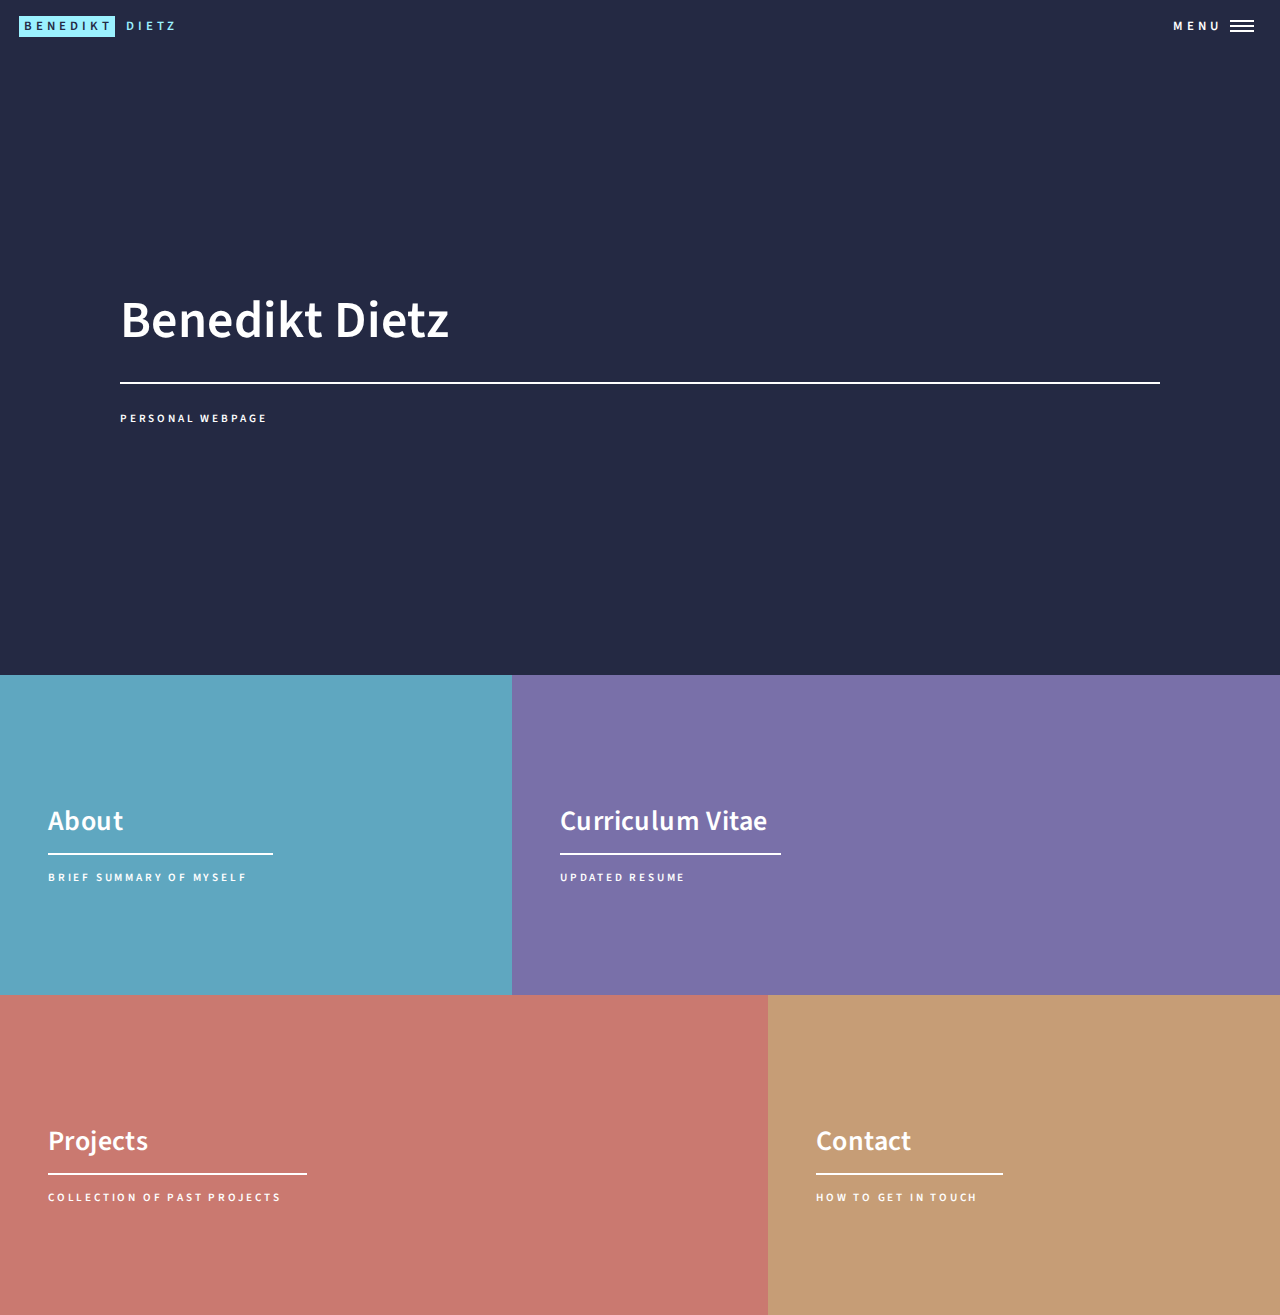
<file: index.html>
<!DOCTYPE HTML>
<!--
	Forty by HTML5 UP
	html5up.net | @ajlkn
	Free for personal and commercial use under the CCA 3.0 license (html5up.net/license)
-->
<html>
	<head>
		<title>Benedikt Dietz</title>
		<meta charset="utf-8" />
		<meta name="viewport" content="width=device-width, initial-scale=1, user-scalable=no" />
		<!-- <link rel="stylesheet" href="assets/css/main.css" /> -->
		<link rel="stylesheet" href="assets/css/main.css" />
		<link rel="icon" href="images/iconml.png">
		<noscript><link rel="stylesheet" href="assets/css/noscript.css" /></noscript>
	</head>
	<body class="is-preload">

		<!-- Wrapper -->
			<div id="wrapper">

				<!-- Header -->
					<header id="header" class="alt">
						<a href="index.html" class="logo"><strong>Benedikt</strong> <span>Dietz</span></a>
						<nav>
							<a href="#menu">Menu</a>
						</nav>
					</header>

				<!-- Menu -->
					<nav id="menu">
						<ul class="links">
							<li><a href="index.html">Home</a></li>
							<li><a href="about.html">About</a></li>
							<li><a href="projects.html">Projects</a></li>
							<li><a href="images/BenediktDietzCV.pdf">Curriculum Vitae</a></li>
							<li><a href="contact.html">Contact</a></li>
		<!-- 				</ul>
						<ul class="actions stacked">
							<li><a href="#" class="button primary fit">Get Started</a></li>
							<li><a href="#" class="button fit">Log In</a></li>
						</ul> -->
					</nav>

				<!-- Banner -->
					<section id="banner" class="major">
						<div class="inner">
							<header class="major">
								<h1>Benedikt Dietz</h1>
							</header>
							<div class="content">
								<p>Personal Webpage</p>
								<!-- <ul class="actions">
									<li><a href="#one" class="button next scrolly">Get Started</a></li>
								</ul> -->
							</div>
						</div>
					</section>

				<!-- Main -->
					<div id="main">

						<!-- One -->
							<section id="one" class="tiles">
								<article>
									<span class="image">
										<img src="images/black.jpg" alt="" />
									</span>
									<header class="major">
										<h3><a href="about.html" class="link">About</a></h3>
										<p>Brief summary of myself</p>
									</header>
								</article>
								<article>
									<span class="image">
										<img src="images/black.jpg" alt="" />
									</span>
									<header class="major">
										<h3><a href="images/BenediktDietzCV.pdf" class="link">Curriculum Vitae</a></h3>
										<p>Updated Resume</p>
									</header>
								</article>
								<article>
									<span class="image">
										<img src="images/black.jpg" alt="" />
									</span>
									<header class="major">
										<h3><a href="projects.html" class="link">Projects</a></h3>
										<p>Collection of past projects</p>
									</header>
								</article>
								<article>
									<span class="image">
										<img src="images/black.jpg" alt="" />
									</span>
									<header class="major">
										<h3><a href="contact.html" class="link">Contact</a></h3>
										<p>How to get in touch</p>
									</header>
								</article>
							</section>

						<!-- Two -->
							<!-- <section id="two">
								<div class="inner">
									<header class="major">
										<h2>zeile 104</h2>
									</header>
									<p>zeile 106</p>
								</div>
							</section> -->

					</div>


				<!-- Contact -->
					<!-- <section id="contact">
						<div class="inner">
							<section>
								<form method="post" action="#">
									<div class="fields">
										<div class="field half">
											<label for="name">Name</label>
											<input type="text" name="name" id="name" />
										</div>
										<div class="field half">
											<label for="email">Email</label>
											<input type="text" name="email" id="email" />
										</div>
										<div class="field">
											<label for="message">Message</label>
											<textarea name="message" id="message" rows="6"></textarea>
										</div>
									</div>
									<ul class="actions">
										<li><input type="submit" value="Send Message" class="primary" /></li>
										<li><input type="reset" value="Clear" /></li>
									</ul>
								</form>
							</section>
							<section class="split">
								<section>
									<div class="contact-method">
										<span class="icon alt fa-envelope"></span>
										<h3>Email</h3>
										<a href="#">information@untitled.tld</a>
									</div>
								</section>
								<section>
									<div class="contact-method">
										<span class="icon alt fa-phone"></span>
										<h3>Phone</h3>
										<span>(000) 000-0000 x12387</span>
									</div>
								</section>
								<section>
									<div class="contact-method">
										<span class="icon alt fa-home"></span>
										<h3>Address</h3>
										<span>1234 Somewhere Road #5432<br />
										Nashville, TN 00000<br />
										United States of America</span>
									</div>
								</section>
							</section>
						</div>
					</section> -->



				<!-- Footer -->
					<!-- <footer id="footer">
						<div class="inner">
							<ul class="icons"> -->
								<!-- <li><a href="#" class="icon alt fa-twitter"><span class="label">Twitter</span></a></li> -->
								<!-- <li><a href="#" class="icon alt fa-facebook"><span class="label">Facebook</span></a></li> -->
								<!-- <li><a href="#" class="icon alt fa-instagram"><span class="label">Instagram</span></a></li> -->
								<!-- <li><a href="#" class="icon alt fa-github"><span class="label">GitHub</span></a></li>
								<li><a href="#" class="icon alt fa-linkedin"><span class="label">LinkedIn</span></a></li> -->
							<!-- </ul>
							<ul class="copyright">
								<li>&copy; Untitled</li><li>Design: <a href="https://html5up.net">HTML5 UP</a></li>
							</ul> -->
						<!-- </div>
					</footer> -->

			</div>

		<!-- Scripts -->
			<script src="assets/js/jquery.min.js"></script>
			<script src="assets/js/jquery.scrolly.min.js"></script>
			<script src="assets/js/jquery.scrollex.min.js"></script>
			<script src="assets/js/browser.min.js"></script>
			<script src="assets/js/breakpoints.min.js"></script>
			<script src="assets/js/util.js"></script>
			<script src="assets/js/main.js"></script>

	</body>
</html>
</file>
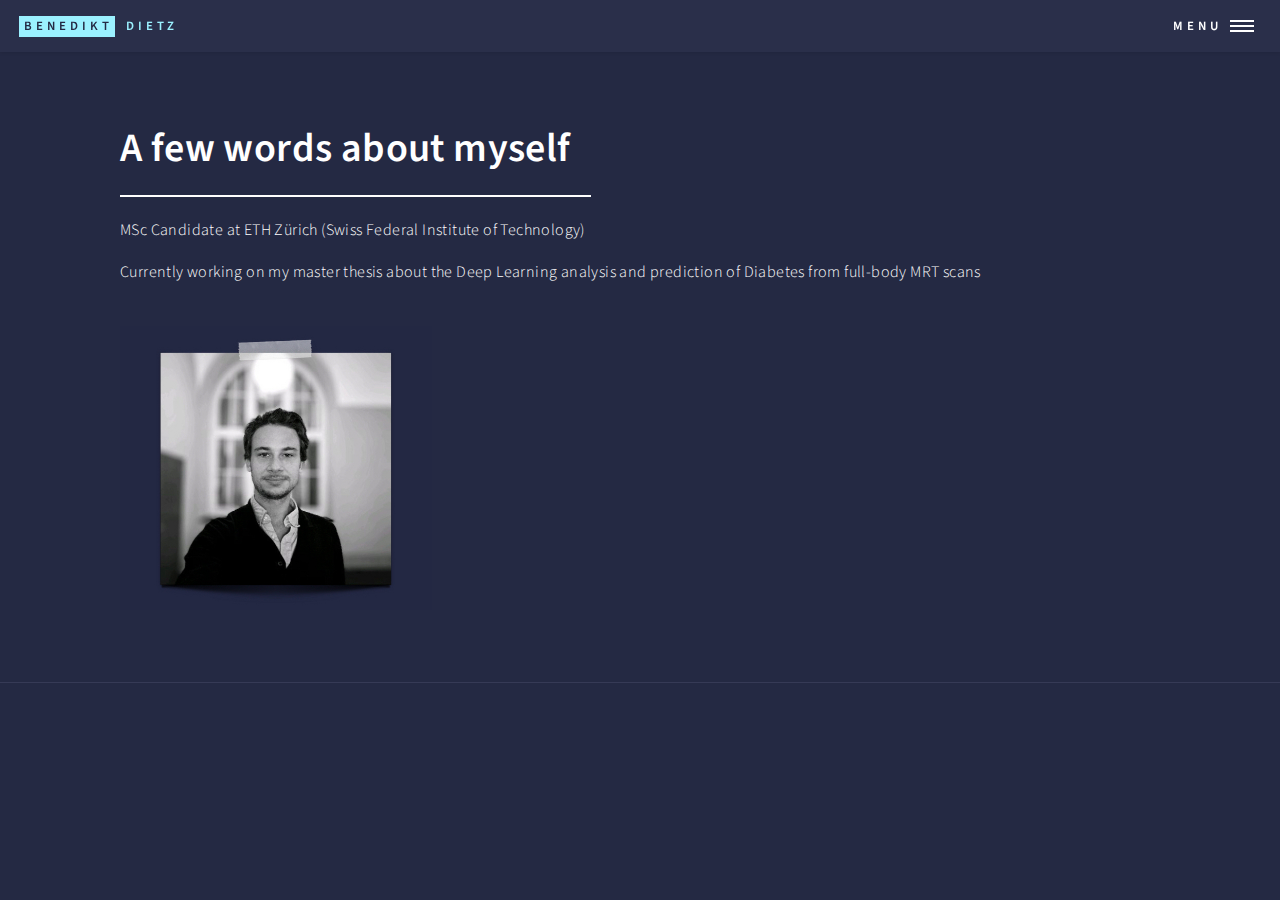
<file: about.html>
<!DOCTYPE HTML>
<!--
	Forty by HTML5 UP
	html5up.net | @ajlkn
	Free for personal and commercial use under the CCA 3.0 license (html5up.net/license)
-->
<html>
	<head>
		<title>Benedikt Dietz</title>
		<meta charset="utf-8" />
		<meta name="viewport" content="width=device-width, initial-scale=1, user-scalable=no" />
		<!-- <link rel="stylesheet" href="assets/css/main.css" /> -->
		<link rel="stylesheet" href="assets/css/main.css" />
		<link rel="icon" href="images/iconml.png">
		<noscript><link rel="stylesheet" href="assets/css/noscript.css" /></noscript>
	</head>
	<body class="is-preload">

		<!-- Wrapper -->
			<div id="wrapper">

				<!-- Header -->
					<header id="header">
						<a href="index.html" class="logo"><strong>Benedikt</strong> <span>Dietz</span></a>
						<nav>
							<a href="#menu">Menu</a>
						</nav>
					</header>

				<!-- Menu -->
				<!-- Menu -->
					<nav id="menu">
						<ul class="links">
							<li><a href="index.html">Home</a></li>
							<li><a href="about.html">About</a></li>
							<li><a href="projects.html">Projects</a></li>
							<li><a href="images/BenediktDietzCV.pdf">Curriculum Vitae</a></li>
							<li><a href="contact.html">Contact</a></li>
		<!-- 				</ul>
						<ul class="actions stacked">
							<li><a href="#" class="button primary fit">Get Started</a></li>
							<li><a href="#" class="button fit">Log In</a></li>
						</ul> -->
					</nav>

				<!-- Main -->
					<div id="main" class="alt">

						<!-- One -->
							<section id="one">
								<div class="inner">
									<header class="major">
										<h1>A few words about myself</h1>
									</header>
									<p>MSc Candidate at ETH Zürich (Swiss Federal Institute of Technology)</p>
									<p>Currently working on my master thesis about the Deep Learning analysis and prediction of Diabetes from full-body MRT scans</p>
									<span class="image main"><img src="images/linkedinpic.png" alt="" style="width: 30%; height: 30%"/> </span>
								</div>
							</section>

					</div>


				<!-- Footer -->
					<!-- <footer id="footer">
						<div class="inner">
							<ul class="icons">
								<li><a href="#" class="icon alt fa-github"><span class="label">GitHub</span></a></li>
								<li><a href="#" class="icon alt fa-linkedin"><span class="label">LinkedIn</span></a></li>
							</ul>
						</div>
					</footer> -->

			</div>

		<!-- Scripts -->
			<script src="assets/js/jquery.min.js"></script>
			<script src="assets/js/jquery.scrolly.min.js"></script>
			<script src="assets/js/jquery.scrollex.min.js"></script>
			<script src="assets/js/browser.min.js"></script>
			<script src="assets/js/breakpoints.min.js"></script>
			<script src="assets/js/util.js"></script>
			<script src="assets/js/main.js"></script>

	</body>
</html>
</file>
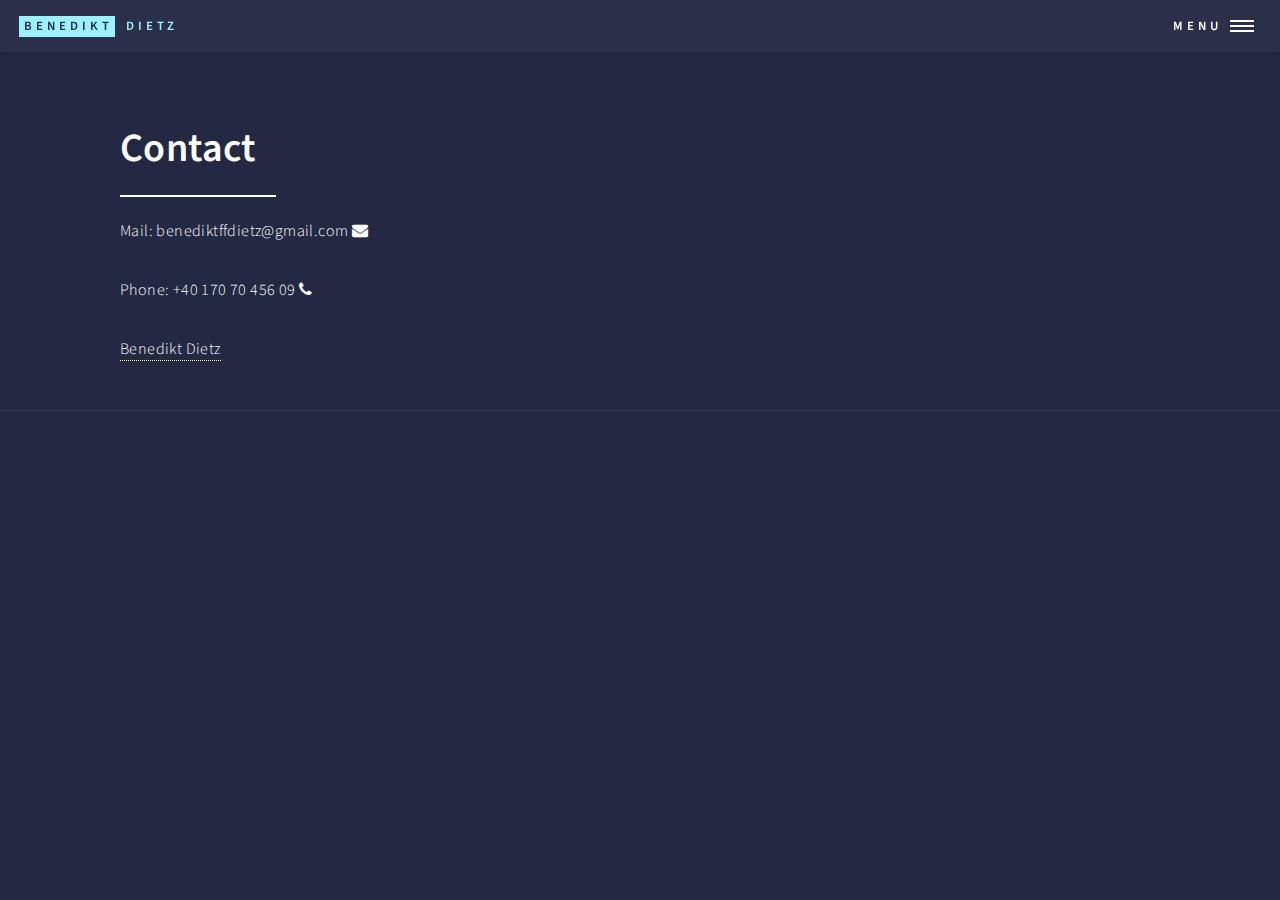
<file: contact.html>
<!DOCTYPE HTML>
<!--
	Forty by HTML5 UP
	html5up.net | @ajlkn
	Free for personal and commercial use under the CCA 3.0 license (html5up.net/license)
-->
<html>
	<head>
		<title>Benedikt Dietz</title>
		<meta charset="utf-8" />
		<meta name="viewport" content="width=device-width, initial-scale=1, user-scalable=no" />
		<!-- <link rel="stylesheet" href="assets/css/main.css" /> -->
		<link rel="stylesheet" href="assets/css/main.css" />
		<link rel="icon" href="images/iconml.png">
		<noscript><link rel="stylesheet" href="assets/css/noscript.css" /></noscript>
	</head>
	<body class="is-preload">

		<!-- Wrapper -->
			<div id="wrapper">

				<!-- Header -->
					<header id="header">
						<a href="index.html" class="logo"><strong>Benedikt</strong> <span>Dietz</span></a>
						<nav>
							<a href="#menu">Menu</a>
						</nav>
					</header>

				<!-- Menu -->
				<!-- Menu -->
					<nav id="menu">
						<ul class="links">
							<li><a href="index.html">Home</a></li>
							<li><a href="about.html">About</a></li>
							<li><a href="projects.html">Projects</a></li>
							<li><a href="images/BenediktDietzCV.pdf">Curriculum Vitae</a></li>
							<li><a href="contact.html">Contact</a></li>
		<!-- 				</ul>
						<ul class="actions stacked">
							<li><a href="#" class="button primary fit">Get Started</a></li>
							<li><a href="#" class="button fit">Log In</a></li>
						</ul> -->
					</nav>

				<script type="text/javascript" src="https://platform.linkedin.com/badges/js/profile.js" async defer></script>

				<!-- Main -->
					<div id="main" class="alt">

						<!-- One -->
							<section id="one">
								<div class="inner">
									<header class="major">
										<h1>Contact</h1>
									</header>
<!-- 									<span class="image main"><img src="images/linkedinpic.png" alt="" /></span>
 -->									<p> <ul class="icons">
										<li> Mail: benediktffdietz@gmail.com <a href="mailto:benediktffdietz@gmail.com" class="icon fa-envelope"><span class="label">Mail</span></a></li>
									</ul></p>
									<p> <ul class="icons">
										<li> Phone: +40 170 70 456 09 <a href="tel:+491707045609" class="icon fa-phone"><span class="label">Phone</span></a></li>
									</ul></p>
									<p> <div class="LI-profile-badge"  data-version="v1" data-size="large" data-locale="en_US" data-type="vertical" data-theme="dark" data-vanity="benedikt-dietz-eth"><a class="LI-simple-link" href='https://ch.linkedin.com/in/benedikt-dietz-eth?trk=profile-badge'>Benedikt Dietz</a></div></p>
								</div>
							</section>

					</div>

			</div>



		<!-- Scripts -->
			<script src="assets/js/jquery.min.js"></script>
			<script src="assets/js/jquery.scrolly.min.js"></script>
			<script src="assets/js/jquery.scrollex.min.js"></script>
			<script src="assets/js/browser.min.js"></script>
			<script src="assets/js/breakpoints.min.js"></script>
			<script src="assets/js/util.js"></script>
			<script src="assets/js/main.js"></script>

	</body>
</html>
</file>
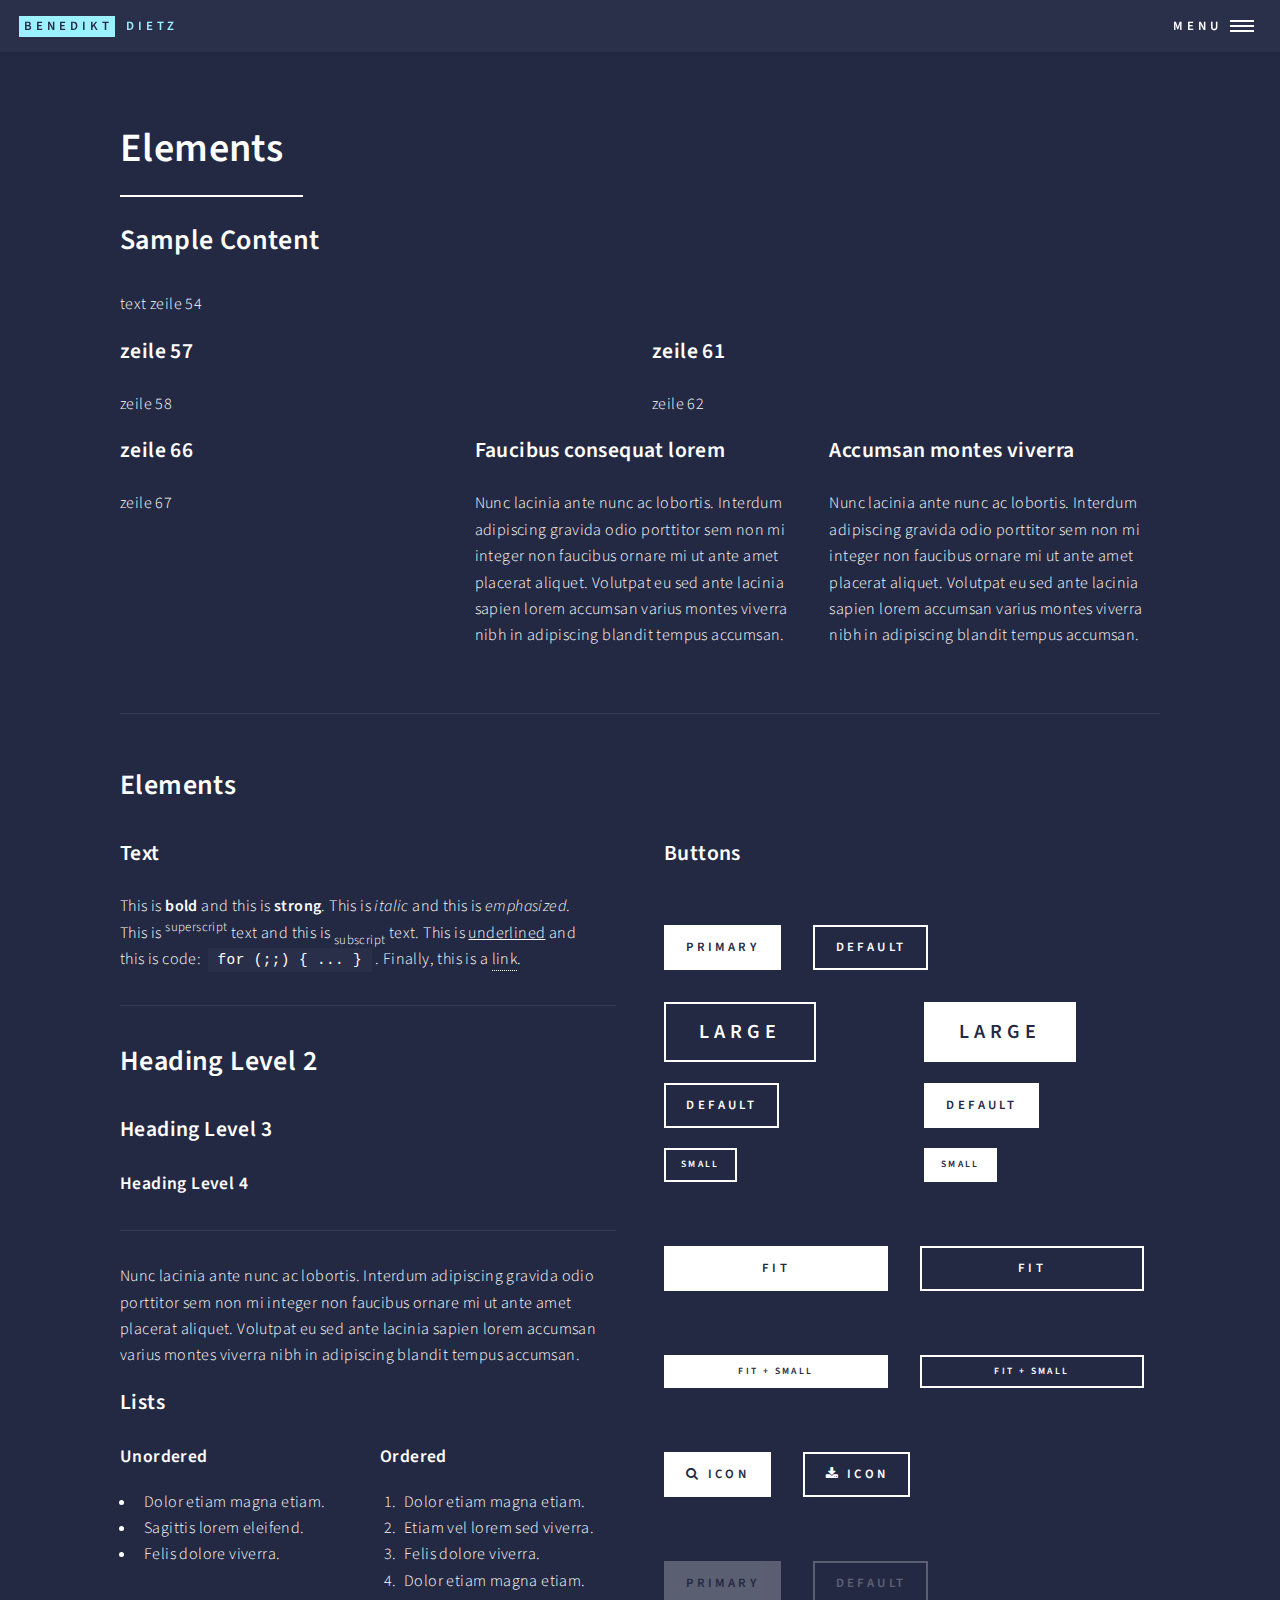
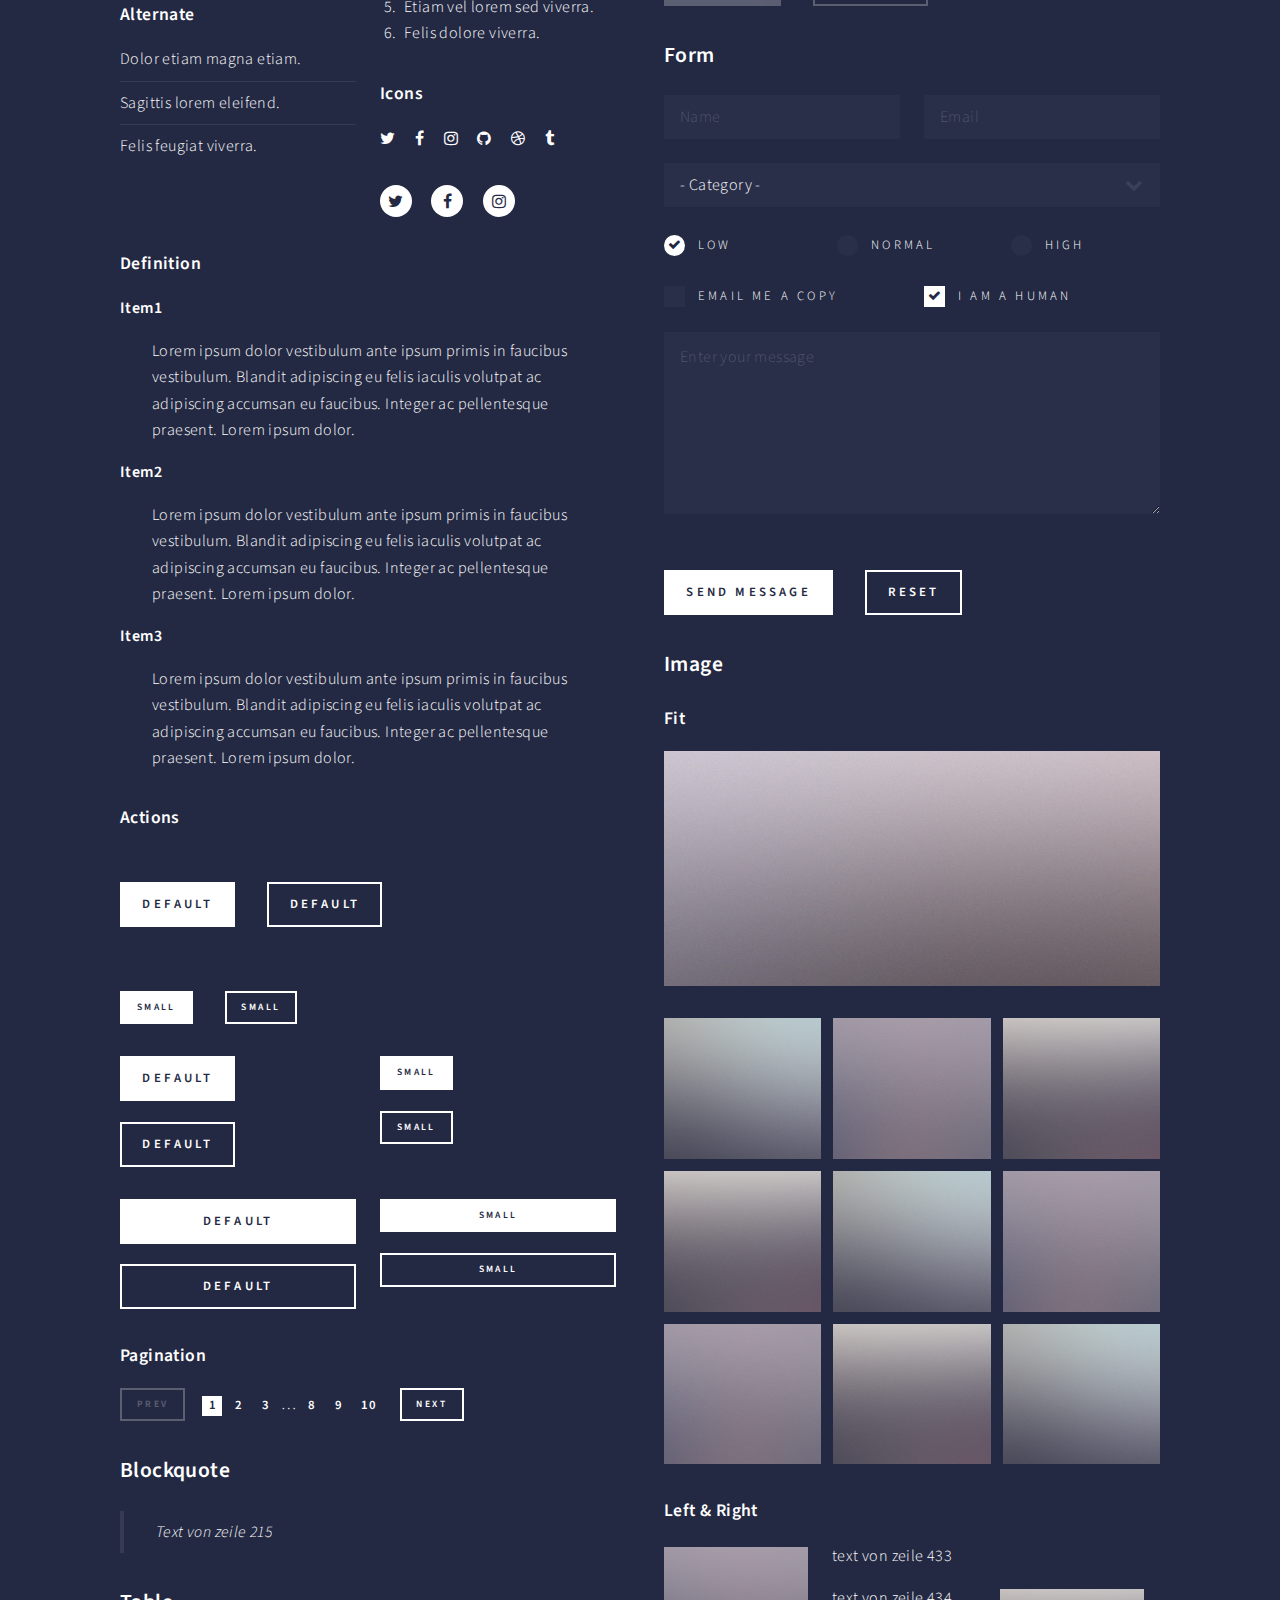
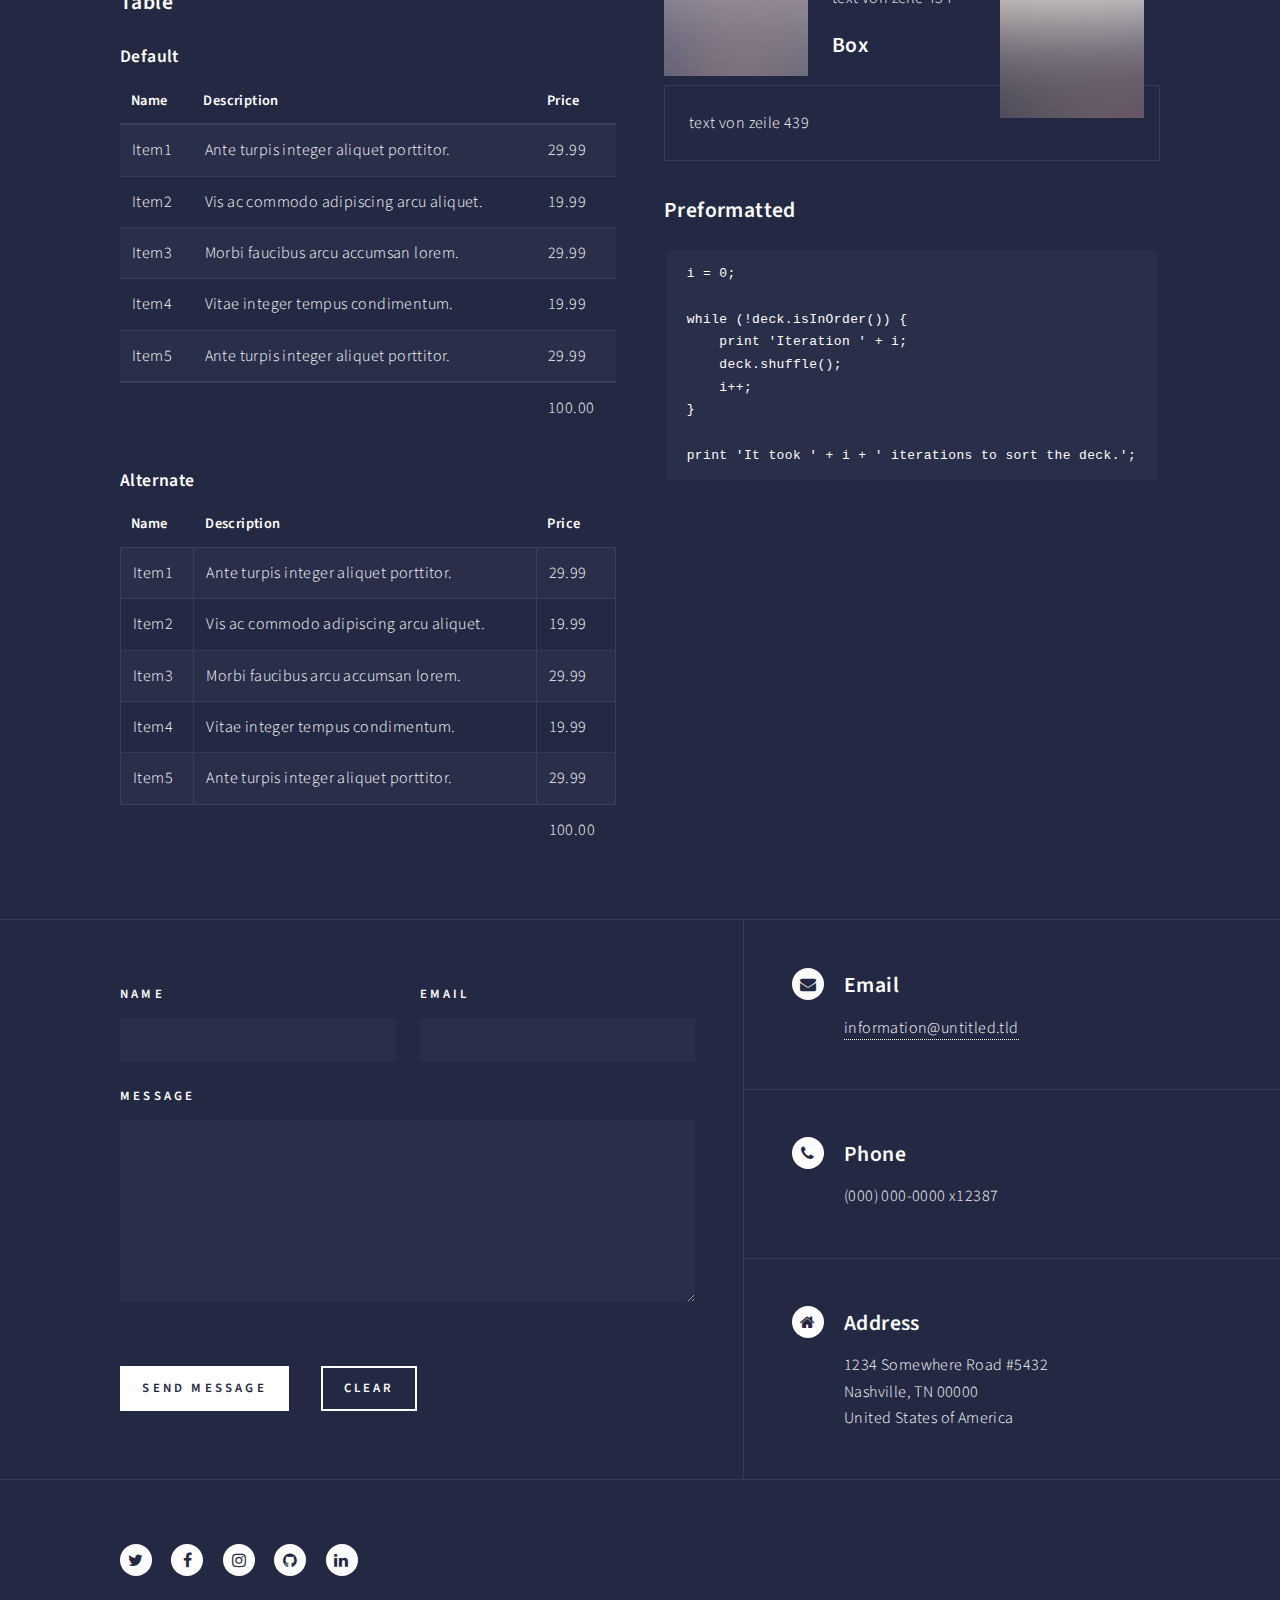
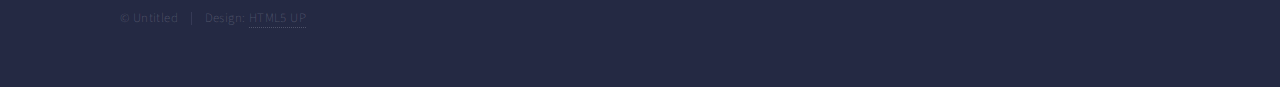
<file: elements.html>
<!DOCTYPE HTML>
<!--
	Forty by HTML5 UP
	html5up.net | @ajlkn
	Free for personal and commercial use under the CCA 3.0 license (html5up.net/license)
-->
<html>
	<head>
		<title>Benedikt Dietz</title>
		<meta charset="utf-8" />
		<meta name="viewport" content="width=device-width, initial-scale=1, user-scalable=no" />
		<link rel="stylesheet" href="assets/css/main.css" />
		<noscript><link rel="stylesheet" href="assets/css/noscript.css" /></noscript>
	</head>
	<body class="is-preload">

		<!-- Wrapper -->
			<div id="wrapper">

				<!-- Header -->
					<header id="header">
						<a href="index.html" class="logo"><strong>Benedikt</strong> <span>Dietz</span></a>
						<nav>
							<a href="#menu">Menu</a>
						</nav>
					</header>

				<!-- Menu -->
				<!-- Menu -->
					<nav id="menu">
						<ul class="links">
							<li><a href="index.html">Home</a></li>
							<li><a href="about.html">About</a></li>
							<li><a href="images/BenediktDietzCV.pdf">CV</a></li>
							<li><a href="projects.html">Projects</a></li>
							<li><a href="contact.html">Contact</a></li>
		<!-- 				</ul>
						<ul class="actions stacked">
							<li><a href="#" class="button primary fit">Get Started</a></li>
							<li><a href="#" class="button fit">Log In</a></li>
						</ul> -->
					</nav>

				<!-- Main -->
					<div id="main" class="alt">

						<!-- One -->
							<section id="one">
								<div class="inner">
									<header class="major">
										<h1>Elements</h1>
									</header>

									<!-- Content -->
										<h2 id="content">Sample Content</h2>
										<p>text zeile 54</p>
										<div class="row">
											<div class="col-6 col-12-small">
												<h3>zeile 57</h3>
												<p>zeile 58</p>
											</div>
											<div class="col-6 col-12-small">
												<h3>zeile 61</h3>
												<p>zeile 62</p>
											</div>
											<!-- Break -->
											<div class="col-4 col-12-medium">
												<h3>zeile 66</h3>
												<p>zeile 67</p>
											</div>
											<div class="col-4 col-12-medium">
												<h3>Faucibus consequat lorem</h3>
												<p>Nunc lacinia ante nunc ac lobortis. Interdum adipiscing gravida odio porttitor sem non mi integer non faucibus ornare mi ut ante amet placerat aliquet. Volutpat eu sed ante lacinia sapien lorem accumsan varius montes viverra nibh in adipiscing blandit tempus accumsan.</p>
											</div>
											<div class="col-4 col-12-medium">
												<h3>Accumsan montes viverra</h3>
												<p>Nunc lacinia ante nunc ac lobortis. Interdum adipiscing gravida odio porttitor sem non mi integer non faucibus ornare mi ut ante amet placerat aliquet. Volutpat eu sed ante lacinia sapien lorem accumsan varius montes viverra nibh in adipiscing blandit tempus accumsan.</p>
											</div>
										</div>

									<hr class="major" />

									<!-- Elements -->
										<h2 id="elements">Elements</h2>
										<div class="row gtr-200">
											<div class="col-6 col-12-medium">

												<!-- Text stuff -->
													<h3>Text</h3>
													<p>This is <b>bold</b> and this is <strong>strong</strong>. This is <i>italic</i> and this is <em>emphasized</em>.
													This is <sup>superscript</sup> text and this is <sub>subscript</sub> text.
													This is <u>underlined</u> and this is code: <code>for (;;) { ... }</code>.
													Finally, this is a <a href="#">link</a>.</p>
													<hr />
													<h2>Heading Level 2</h2>
													<h3>Heading Level 3</h3>
													<h4>Heading Level 4</h4>
													<hr />
													<p>Nunc lacinia ante nunc ac lobortis. Interdum adipiscing gravida odio porttitor sem non mi integer non faucibus ornare mi ut ante amet placerat aliquet. Volutpat eu sed ante lacinia sapien lorem accumsan varius montes viverra nibh in adipiscing blandit tempus accumsan.</p>

												<!-- Lists -->
													<h3>Lists</h3>
													<div class="row">
														<div class="col-6 col-12-small">

															<h4>Unordered</h4>
															<ul>
																<li>Dolor etiam magna etiam.</li>
																<li>Sagittis lorem eleifend.</li>
																<li>Felis dolore viverra.</li>
															</ul>

															<h4>Alternate</h4>
															<ul class="alt">
																<li>Dolor etiam magna etiam.</li>
																<li>Sagittis lorem eleifend.</li>
																<li>Felis feugiat viverra.</li>
															</ul>

														</div>
														<div class="col-6 col-12-small">

															<h4>Ordered</h4>
															<ol>
																<li>Dolor etiam magna etiam.</li>
																<li>Etiam vel lorem sed viverra.</li>
																<li>Felis dolore viverra.</li>
																<li>Dolor etiam magna etiam.</li>
																<li>Etiam vel lorem sed viverra.</li>
																<li>Felis dolore viverra.</li>
															</ol>

															<h4>Icons</h4>
															<ul class="icons">
																<li><a href="#" class="icon fa-twitter"><span class="label">Twitter</span></a></li>
																<li><a href="#" class="icon fa-facebook"><span class="label">Facebook</span></a></li>
																<li><a href="#" class="icon fa-instagram"><span class="label">Instagram</span></a></li>
																<li><a href="#" class="icon fa-github"><span class="label">Github</span></a></li>
																<li><a href="#" class="icon fa-dribbble"><span class="label">Dribbble</span></a></li>
																<li><a href="#" class="icon fa-tumblr"><span class="label">Tumblr</span></a></li>
															</ul>
															<ul class="icons">
																<li><a href="#" class="icon alt fa-twitter"><span class="label">Twitter</span></a></li>
																<li><a href="#" class="icon alt fa-facebook"><span class="label">Facebook</span></a></li>
																<li><a href="#" class="icon alt fa-instagram"><span class="label">Instagram</span></a></li>
															</ul>

														</div>
													</div>
													<h4>Definition</h4>
													<dl>
														<dt>Item1</dt>
														<dd>
															<p>Lorem ipsum dolor vestibulum ante ipsum primis in faucibus vestibulum. Blandit adipiscing eu felis iaculis volutpat ac adipiscing accumsan eu faucibus. Integer ac pellentesque praesent. Lorem ipsum dolor.</p>
														</dd>
														<dt>Item2</dt>
														<dd>
															<p>Lorem ipsum dolor vestibulum ante ipsum primis in faucibus vestibulum. Blandit adipiscing eu felis iaculis volutpat ac adipiscing accumsan eu faucibus. Integer ac pellentesque praesent. Lorem ipsum dolor.</p>
														</dd>
														<dt>Item3</dt>
														<dd>
															<p>Lorem ipsum dolor vestibulum ante ipsum primis in faucibus vestibulum. Blandit adipiscing eu felis iaculis volutpat ac adipiscing accumsan eu faucibus. Integer ac pellentesque praesent. Lorem ipsum dolor.</p>
														</dd>
													</dl>

													<h4>Actions</h4>
													<ul class="actions">
														<li><a href="#" class="button primary">Default</a></li>
														<li><a href="#" class="button">Default</a></li>
													</ul>
													<ul class="actions small">
														<li><a href="#" class="button primary small">Small</a></li>
														<li><a href="#" class="button small">Small</a></li>
													</ul>
													<div class="row">
														<div class="col-6 col-12-small">
															<ul class="actions stacked">
																<li><a href="#" class="button primary">Default</a></li>
																<li><a href="#" class="button">Default</a></li>
															</ul>
														</div>
														<div class="col-6 col-12-small">
															<ul class="actions stacked">
																<li><a href="#" class="button primary small">Small</a></li>
																<li><a href="#" class="button small">Small</a></li>
															</ul>
														</div>
														<div class="col-6 col-12-small">
															<ul class="actions stacked">
																<li><a href="#" class="button primary fit">Default</a></li>
																<li><a href="#" class="button fit">Default</a></li>
															</ul>
														</div>
														<div class="col-6 col-12-small">
															<ul class="actions stacked">
																<li><a href="#" class="button primary small fit">Small</a></li>
																<li><a href="#" class="button small fit">Small</a></li>
															</ul>
														</div>
													</div>

													<h4>Pagination</h4>
													<ul class="pagination">
														<li><span class="button small disabled">Prev</span></li>
														<li><a href="#" class="page active">1</a></li>
														<li><a href="#" class="page">2</a></li>
														<li><a href="#" class="page">3</a></li>
														<li><span>&hellip;</span></li>
														<li><a href="#" class="page">8</a></li>
														<li><a href="#" class="page">9</a></li>
														<li><a href="#" class="page">10</a></li>
														<li><a href="#" class="button small">Next</a></li>
													</ul>

												<!-- Blockquote -->
													<h3>Blockquote</h3>
													<blockquote>Text von zeile 215</blockquote>

												<!-- Table -->
													<h3>Table</h3>

													<h4>Default</h4>
													<div class="table-wrapper">
														<table>
															<thead>
																<tr>
																	<th>Name</th>
																	<th>Description</th>
																	<th>Price</th>
																</tr>
															</thead>
															<tbody>
																<tr>
																	<td>Item1</td>
																	<td>Ante turpis integer aliquet porttitor.</td>
																	<td>29.99</td>
																</tr>
																<tr>
																	<td>Item2</td>
																	<td>Vis ac commodo adipiscing arcu aliquet.</td>
																	<td>19.99</td>
																</tr>
																<tr>
																	<td>Item3</td>
																	<td> Morbi faucibus arcu accumsan lorem.</td>
																	<td>29.99</td>
																</tr>
																<tr>
																	<td>Item4</td>
																	<td>Vitae integer tempus condimentum.</td>
																	<td>19.99</td>
																</tr>
																<tr>
																	<td>Item5</td>
																	<td>Ante turpis integer aliquet porttitor.</td>
																	<td>29.99</td>
																</tr>
															</tbody>
															<tfoot>
																<tr>
																	<td colspan="2"></td>
																	<td>100.00</td>
																</tr>
															</tfoot>
														</table>
													</div>

													<h4>Alternate</h4>
													<div class="table-wrapper">
														<table class="alt">
															<thead>
																<tr>
																	<th>Name</th>
																	<th>Description</th>
																	<th>Price</th>
																</tr>
															</thead>
															<tbody>
																<tr>
																	<td>Item1</td>
																	<td>Ante turpis integer aliquet porttitor.</td>
																	<td>29.99</td>
																</tr>
																<tr>
																	<td>Item2</td>
																	<td>Vis ac commodo adipiscing arcu aliquet.</td>
																	<td>19.99</td>
																</tr>
																<tr>
																	<td>Item3</td>
																	<td> Morbi faucibus arcu accumsan lorem.</td>
																	<td>29.99</td>
																</tr>
																<tr>
																	<td>Item4</td>
																	<td>Vitae integer tempus condimentum.</td>
																	<td>19.99</td>
																</tr>
																<tr>
																	<td>Item5</td>
																	<td>Ante turpis integer aliquet porttitor.</td>
																	<td>29.99</td>
																</tr>
															</tbody>
															<tfoot>
																<tr>
																	<td colspan="2"></td>
																	<td>100.00</td>
																</tr>
															</tfoot>
														</table>
													</div>

											</div>
											<div class="col-6 col-12-medium">

												<!-- Buttons -->
													<h3>Buttons</h3>
													<ul class="actions">
														<li><a href="#" class="button primary">Primary</a></li>
														<li><a href="#" class="button">Default</a></li>
													</ul>
													<div class="row">
														<div class="col-6 col-12-xsmall">
															<ul class="actions stacked">
																<li><a href="#" class="button large">Large</a></li>
																<li><a href="#" class="button">Default</a></li>
																<li><a href="#" class="button small">Small</a></li>
															</ul>
														</div>
														<div class="col-6 col-12-xsmall">
															<ul class="actions stacked">
																<li><a href="#" class="button primary large">Large</a></li>
																<li><a href="#" class="button primary">Default</a></li>
																<li><a href="#" class="button primary small">Small</a></li>
															</ul>
														</div>
													</div>
													<ul class="actions fit">
														<li><a href="#" class="button primary fit">Fit</a></li>
														<li><a href="#" class="button fit">Fit</a></li>
													</ul>
													<ul class="actions fit small">
														<li><a href="#" class="button primary fit small">Fit + Small</a></li>
														<li><a href="#" class="button fit small">Fit + Small</a></li>
													</ul>
													<ul class="actions">
														<li><a href="#" class="button primary icon fa-search">Icon</a></li>
														<li><a href="#" class="button icon fa-download">Icon</a></li>
													</ul>
													<ul class="actions">
														<li><span class="button primary disabled">Primary</span></li>
														<li><span class="button disabled">Default</span></li>
													</ul>

												<!-- Form -->
													<h3>Form</h3>

													<form method="post" action="#">
														<div class="row gtr-uniform">
															<div class="col-6 col-12-xsmall">
																<input type="text" name="demo-name" id="demo-name" value="" placeholder="Name" />
															</div>
															<div class="col-6 col-12-xsmall">
																<input type="email" name="demo-email" id="demo-email" value="" placeholder="Email" />
															</div>
															<!-- Break -->
															<div class="col-12">
																<select name="demo-category" id="demo-category">
																	<option value="">- Category -</option>
																	<option value="1">Manufacturing</option>
																	<option value="1">Shipping</option>
																	<option value="1">Administration</option>
																	<option value="1">Human Resources</option>
																</select>
															</div>
															<!-- Break -->
															<div class="col-4 col-12-small">
																<input type="radio" id="demo-priority-low" name="demo-priority" checked>
																<label for="demo-priority-low">Low</label>
															</div>
															<div class="col-4 col-12-small">
																<input type="radio" id="demo-priority-normal" name="demo-priority">
																<label for="demo-priority-normal">Normal</label>
															</div>
															<div class="col-4 col-12-small">
																<input type="radio" id="demo-priority-high" name="demo-priority">
																<label for="demo-priority-high">High</label>
															</div>
															<!-- Break -->
															<div class="col-6 col-12-small">
																<input type="checkbox" id="demo-copy" name="demo-copy">
																<label for="demo-copy">Email me a copy</label>
															</div>
															<div class="col-6 col-12-small">
																<input type="checkbox" id="demo-human" name="demo-human" checked>
																<label for="demo-human">I am a human</label>
															</div>
															<!-- Break -->
															<div class="col-12">
																<textarea name="demo-message" id="demo-message" placeholder="Enter your message" rows="6"></textarea>
															</div>
															<!-- Break -->
															<div class="col-12">
																<ul class="actions">
																	<li><input type="submit" value="Send Message" class="primary" /></li>
																	<li><input type="reset" value="Reset" /></li>
																</ul>
															</div>
														</div>
													</form>

												<!-- Image -->
													<h3>Image</h3>

													<h4>Fit</h4>
													<span class="image fit"><img src="images/pic03.jpg" alt="" /></span>
													<div class="box alt">
														<div class="row gtr-50 gtr-uniform">
															<div class="col-4"><span class="image fit"><img src="images/pic08.jpg" alt="" /></span></div>
															<div class="col-4"><span class="image fit"><img src="images/pic09.jpg" alt="" /></span></div>
															<div class="col-4"><span class="image fit"><img src="images/pic10.jpg" alt="" /></span></div>
															<!-- Break -->
															<div class="col-4"><span class="image fit"><img src="images/pic10.jpg" alt="" /></span></div>
															<div class="col-4"><span class="image fit"><img src="images/pic08.jpg" alt="" /></span></div>
															<div class="col-4"><span class="image fit"><img src="images/pic09.jpg" alt="" /></span></div>
															<!-- Break -->
															<div class="col-4"><span class="image fit"><img src="images/pic09.jpg" alt="" /></span></div>
															<div class="col-4"><span class="image fit"><img src="images/pic10.jpg" alt="" /></span></div>
															<div class="col-4"><span class="image fit"><img src="images/pic08.jpg" alt="" /></span></div>
														</div>
													</div>

													<h4>Left &amp; Right</h4>
													<p><span class="image left"><img src="images/pic09.jpg" alt="" /></span>text von zeile 433</p>
													<p><span class="image right"><img src="images/pic10.jpg" alt="" /></span>text von zeile 434</p>

												<!-- Box -->
													<h3>Box</h3>
													<div class="box">
														<p>text von zeile 439</p>
													</div>

												<!-- Preformatted Code -->
													<h3>Preformatted</h3>
													<pre><code>i = 0;

while (!deck.isInOrder()) {
    print 'Iteration ' + i;
    deck.shuffle();
    i++;
}

print 'It took ' + i + ' iterations to sort the deck.';
</code></pre>

											</div>
										</div>

								</div>
							</section>

					</div>

				<!-- Contact -->
					<section id="contact">
						<div class="inner">
							<section>
								<form method="post" action="#">
									<div class="fields">
										<div class="field half">
											<label for="name">Name</label>
											<input type="text" name="name" id="name" />
										</div>
										<div class="field half">
											<label for="email">Email</label>
											<input type="text" name="email" id="email" />
										</div>
										<div class="field">
											<label for="message">Message</label>
											<textarea name="message" id="message" rows="6"></textarea>
										</div>
									</div>
									<ul class="actions">
										<li><input type="submit" value="Send Message" class="primary" /></li>
										<li><input type="reset" value="Clear" /></li>
									</ul>
								</form>
							</section>
							<section class="split">
								<section>
									<div class="contact-method">
										<span class="icon alt fa-envelope"></span>
										<h3>Email</h3>
										<a href="#">information@untitled.tld</a>
									</div>
								</section>
								<section>
									<div class="contact-method">
										<span class="icon alt fa-phone"></span>
										<h3>Phone</h3>
										<span>(000) 000-0000 x12387</span>
									</div>
								</section>
								<section>
									<div class="contact-method">
										<span class="icon alt fa-home"></span>
										<h3>Address</h3>
										<span>1234 Somewhere Road #5432<br />
										Nashville, TN 00000<br />
										United States of America</span>
									</div>
								</section>
							</section>
						</div>
					</section>

				<!-- Footer -->
					<footer id="footer">
						<div class="inner">
							<ul class="icons">
								<li><a href="#" class="icon alt fa-twitter"><span class="label">Twitter</span></a></li>
								<li><a href="#" class="icon alt fa-facebook"><span class="label">Facebook</span></a></li>
								<li><a href="#" class="icon alt fa-instagram"><span class="label">Instagram</span></a></li>
								<li><a href="#" class="icon alt fa-github"><span class="label">GitHub</span></a></li>
								<li><a href="#" class="icon alt fa-linkedin"><span class="label">LinkedIn</span></a></li>
							</ul>
							<ul class="copyright">
								<li>&copy; Untitled</li><li>Design: <a href="https://html5up.net">HTML5 UP</a></li>
							</ul>
						</div>
					</footer>

			</div>

		<!-- Scripts -->
			<script src="assets/js/jquery.min.js"></script>
			<script src="assets/js/jquery.scrolly.min.js"></script>
			<script src="assets/js/jquery.scrollex.min.js"></script>
			<script src="assets/js/browser.min.js"></script>
			<script src="assets/js/breakpoints.min.js"></script>
			<script src="assets/js/util.js"></script>
			<script src="assets/js/main.js"></script>

	</body>
</html>
</file>
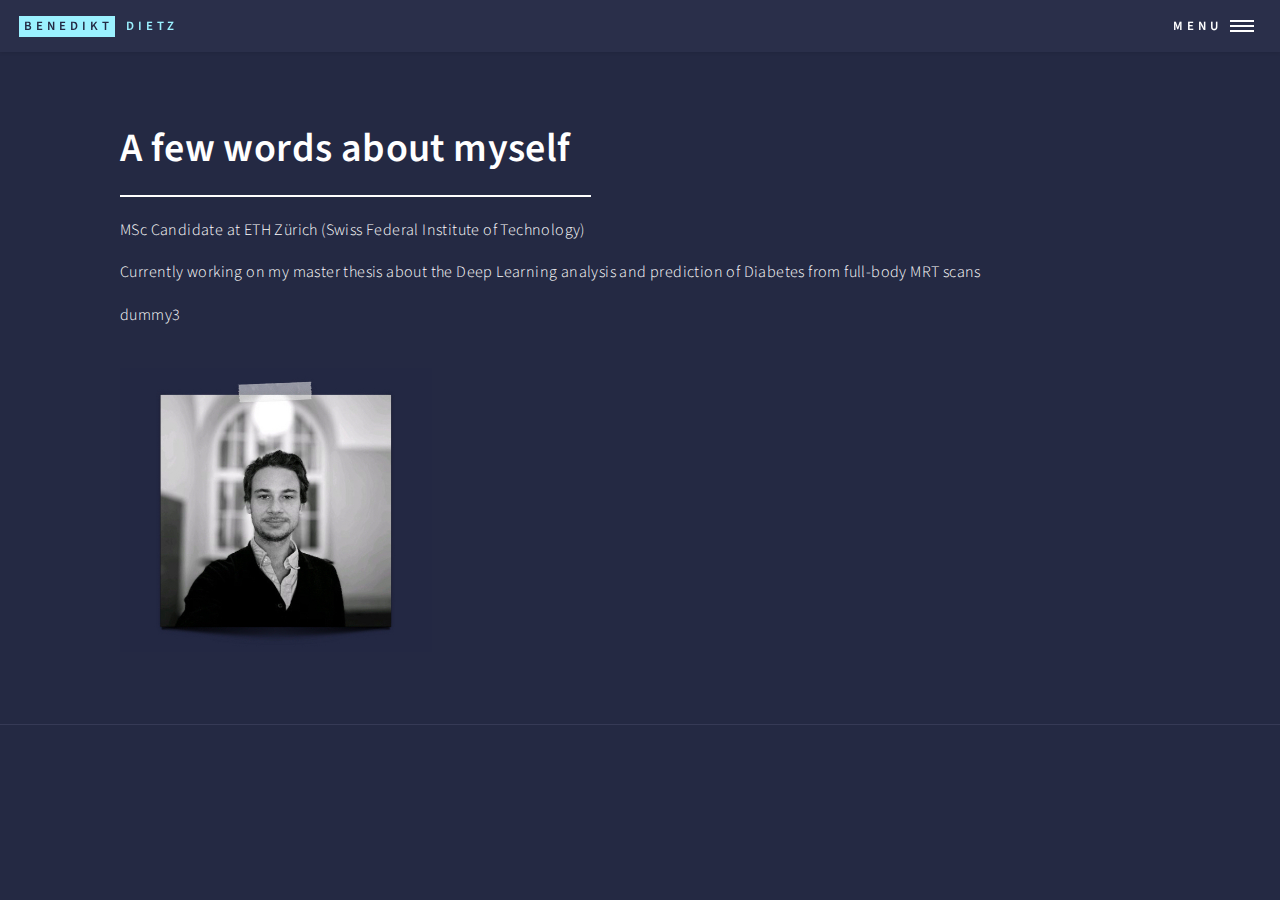
<file: generic.html>
<!DOCTYPE HTML>
<!--
	Forty by HTML5 UP
	html5up.net | @ajlkn
	Free for personal and commercial use under the CCA 3.0 license (html5up.net/license)
-->
<html>
	<head>
		<title>Benedikt Dietz</title>
		<meta charset="utf-8" />
		<meta name="viewport" content="width=device-width, initial-scale=1, user-scalable=no" />
		<!-- <link rel="stylesheet" href="assets/css/main.css" /> -->
		<link rel="stylesheet" href="assets/css/main.css" />
		<link rel="icon" href="images/iconml.png">
		<noscript><link rel="stylesheet" href="assets/css/noscript.css" /></noscript>
	</head>
	<body class="is-preload">

		<!-- Wrapper -->
			<div id="wrapper">

				<!-- Header -->
					<header id="header">
						<a href="home.html" class="logo"><strong>Benedikt</strong> <span>Dietz</span></a>
						<nav>
							<a href="#menu">Menu</a>
						</nav>
					</header>

				<!-- Menu -->
				<!-- Menu -->
					<nav id="menu">
						<ul class="links">
							<li><a href="home.html">Home</a></li>
							<li><a href="generic.html">About</a></li>
							<li><a href="landing.html">Projects</a></li>
							<li><a href="images/BenediktDietzCV.pdf">Curriculum Vitae</a></li>
							<li><a href="contact.html">Contact</a></li>
		<!-- 				</ul>
						<ul class="actions stacked">
							<li><a href="#" class="button primary fit">Get Started</a></li>
							<li><a href="#" class="button fit">Log In</a></li>
						</ul> -->
					</nav>

				<!-- Main -->
					<div id="main" class="alt">

						<!-- One -->
							<section id="one">
								<div class="inner">
									<header class="major">
										<h1>A few words about myself</h1>
									</header>
									<p>MSc Candidate at ETH Zürich (Swiss Federal Institute of Technology)</p>
									<p>Currently working on my master thesis about the Deep Learning analysis and prediction of Diabetes from full-body MRT scans</p>
									<p>dummy3</p>
									<span class="image main"><img src="images/linkedinpic.png" alt="" style="width: 30%; height: 30%"/> </span>
								</div>
							</section>

					</div>


				<!-- Footer -->
					<!-- <footer id="footer">
						<div class="inner">
							<ul class="icons">
								<li><a href="#" class="icon alt fa-github"><span class="label">GitHub</span></a></li>
								<li><a href="#" class="icon alt fa-linkedin"><span class="label">LinkedIn</span></a></li>
							</ul>
						</div>
					</footer> -->

			</div>

		<!-- Scripts -->
			<script src="assets/js/jquery.min.js"></script>
			<script src="assets/js/jquery.scrolly.min.js"></script>
			<script src="assets/js/jquery.scrollex.min.js"></script>
			<script src="assets/js/browser.min.js"></script>
			<script src="assets/js/breakpoints.min.js"></script>
			<script src="assets/js/util.js"></script>
			<script src="assets/js/main.js"></script>

	</body>
</html>
</file>
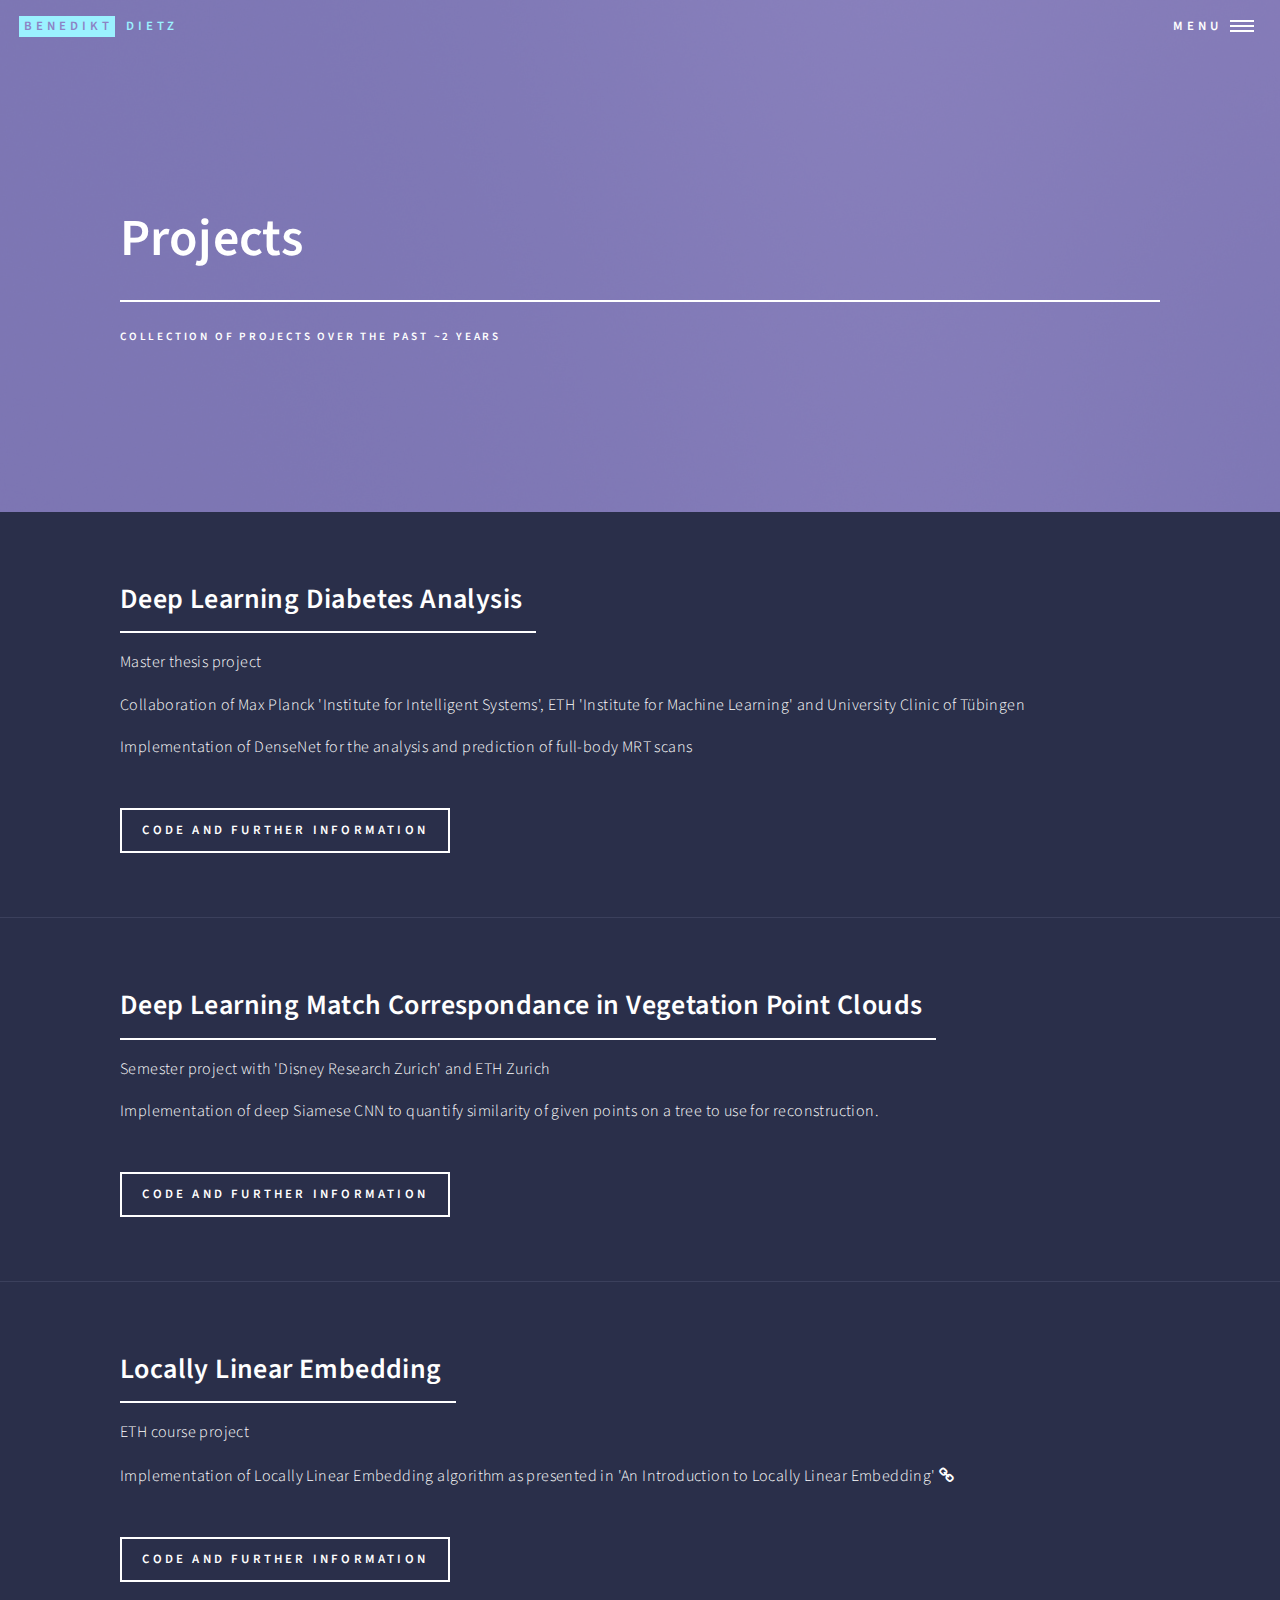
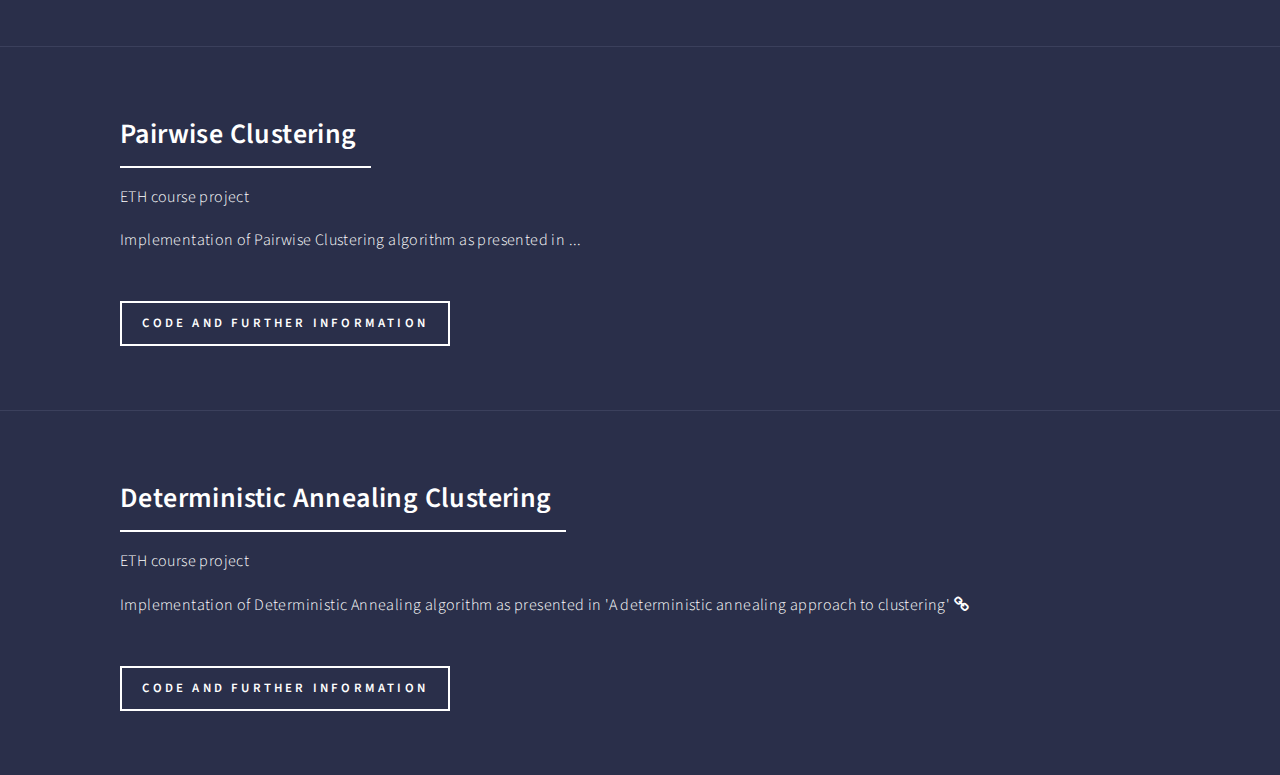
<file: landing.html>
<!DOCTYPE HTML>
<!--
	Forty by HTML5 UP
	html5up.net | @ajlkn
	Free for personal and commercial use under the CCA 3.0 license (html5up.net/license)
-->
<html>
	<head>
		<title>Benedikt Dietz</title>
		<meta charset="utf-8" />
		<meta name="viewport" content="width=device-width, initial-scale=1, user-scalable=no" />
		<!-- <link rel="stylesheet" href="assets/css/main.css" /> -->
		<link rel="stylesheet" href="assets/css/main.css" />
		<link rel="icon" href="images/iconml.png">
		<noscript><link rel="stylesheet" href="assets/css/noscript.css" /></noscript>
	</head>
	<body class="is-preload">

		<!-- Wrapper -->
			<div id="wrapper">

				<!-- Header -->
				<!-- Note: The "styleN" class below should match that of the banner element. -->
					<header id="header" class="alt style2">
						<a href="home.html" class="logo"><strong>Benedikt</strong> <span>Dietz</span></a>
						<nav>
							<a href="#menu">Menu</a>
						</nav>
					</header>

				<!-- Menu -->
				<!-- Menu -->
					<nav id="menu">
						<ul class="links">
							<li><a href="home.html">Home</a></li>
							<li><a href="generic.html">About</a></li>
							<li><a href="landing.html">Projects</a></li>
							<li><a href="images/BenediktDietzCV.pdf">Curriculum Vitae</a></li>
							<li><a href="contact.html">Contact</a></li>
		<!-- 				</ul>
						<ul class="actions stacked">
							<li><a href="#" class="button primary fit">Get Started</a></li>
							<li><a href="#" class="button fit">Log In</a></li>
						</ul> -->
					</nav>

				<!-- Banner -->
				<!-- Note: The "styleN" class below should match that of the header element. -->
					<section id="banner" class="style2">
						<div class="inner">
							<span class="image">
								<img src="images/pic07.jpg" alt="" />
							</span>
							<header class="major">
								<h1>Projects</h1>
							</header>
							<div class="content">
								<p>Collection of projects over the past ~2 years</p>
							</div>
						</div>
					</section>

				<!-- Main -->
					<div id="main">

							<section id="one">
								<div class="inner">
									<header class="major">
										<h2>Deep Learning Diabetes Analysis</h2>
									</header>
									<p>Master thesis project</p>
									<p>Collaboration of Max Planck 'Institute for Intelligent Systems', ETH 'Institute for Machine Learning' and University Clinic of Tübingen</p>
									<p>Implementation of DenseNet for the analysis and prediction of full-body MRT scans </p>
									</p> 
									</p>
									<ul class="actions">
										<li><a href="https://benediktdietz.github.io/DenseConvNet/" class="button">Code and further information</a></li>
									</ul>
								</div>
							</section>

							<section id="one">
								<div class="inner">
									<header class="major">
										<h2>Deep Learning Match Correspondance in Vegetation Point Clouds</h2>
									</header>
									<p>Semester project with 'Disney Research Zurich' and ETH Zurich</p>
									<p>Implementation of deep Siamese CNN to quantify similarity of given points on a tree to use for reconstruction. </p>
									</p> 
									</p>
									<ul class="actions">
										<li><a href="https://benediktdietz.github.io/MatchCorrespondance/" class="button">Code and further information</a></li>
									</ul>
								</div>
							</section>

							<section id="one">
								<div class="inner">
									<header class="major">
										<h2>Locally Linear Embedding</h2>
									</header>
									<p>ETH course project</p>
									<p>Implementation of Locally Linear Embedding algorithm as presented in 'An Introduction to Locally Linear Embedding' <a href="http://www.cs.columbia.edu/~jebara/6772/papers/lleintro.pdf" class="icon fa-link"><span class="label">Mail</span></a> </p>
									</p> 
									</p>
									<ul class="actions">
										<li><a href="https://benediktdietz.github.io/LocallyLinearEmbedding/" class="button">Code and further information</a></li>
									</ul>
								</div>
							</section>

							<section id="one">
								<div class="inner">
									<header class="major">
										<h2>Pairwise Clustering</h2>
									</header>
									<p>ETH course project</p>
									<p>Implementation of Pairwise Clustering algorithm as presented in ... </p>
									</p> 
									</p>
									<ul class="actions">
										<li><a href="https://benediktdietz.github.io/PairwiseClustering/" class="button">Code and further information</a></li>
									</ul>
								</div>
							</section>

							<section id="one">
								<div class="inner">
									<header class="major">
										<h2>Deterministic Annealing Clustering</h2>
									</header>
									<p>ETH course project</p>
									<p>Implementation of Deterministic Annealing algorithm as presented in 'A deterministic annealing approach to clustering' <a href="https://www.sciencedirect.com/science/article/pii/016786559090010Y" class="icon fa-link"><span class="label">Mail</span></a> </p>
									</p> 
									</p>
									<ul class="actions">
										<li><a href="https://benediktdietz.github.io/DeterministicAnnealing/" class="button">Code and further information</a></li>
									</ul>
								</div>
							</section>

				<!-- Footer -->
<!-- 					<footer id="footer">
						<div class="inner">
							<ul class="icons">
								<li><a href="#" class="icon alt fa-github"><span class="label">GitHub</span></a></li>
								<li><a href="#" class="icon alt fa-linkedin"><span class="label">LinkedIn</span></a></li>
							</ul>
							<ul class="copyright">
								<li>&copy; Untitled</li><li>Design: <a href="https://html5up.net">HTML5 UP</a></li>
							</ul>
						</div>
					</footer>
 -->
			</div>

		<!-- Scripts -->
			<script src="assets/js/jquery.min.js"></script>
			<script src="assets/js/jquery.scrolly.min.js"></script>
			<script src="assets/js/jquery.scrollex.min.js"></script>
			<script src="assets/js/browser.min.js"></script>
			<script src="assets/js/breakpoints.min.js"></script>
			<script src="assets/js/util.js"></script>
			<script src="assets/js/main.js"></script>

	</body>
</html>
</file>
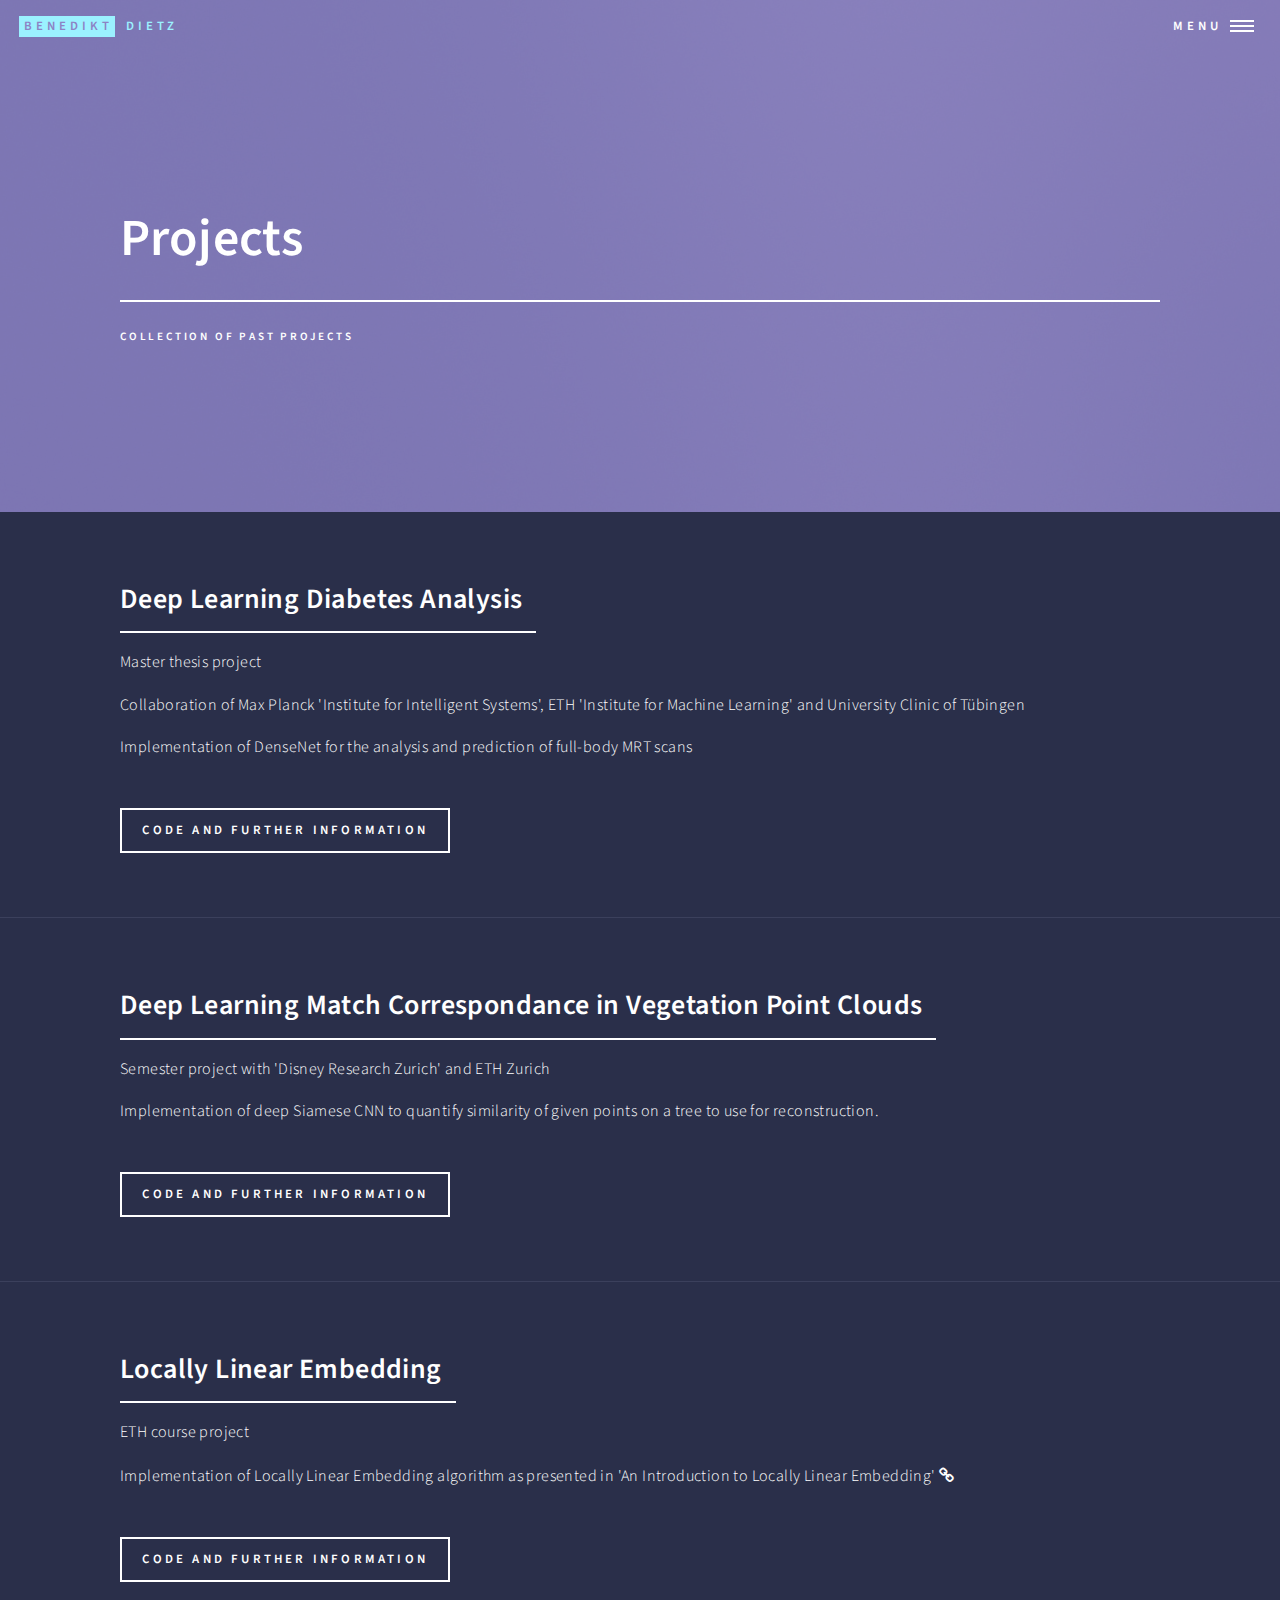
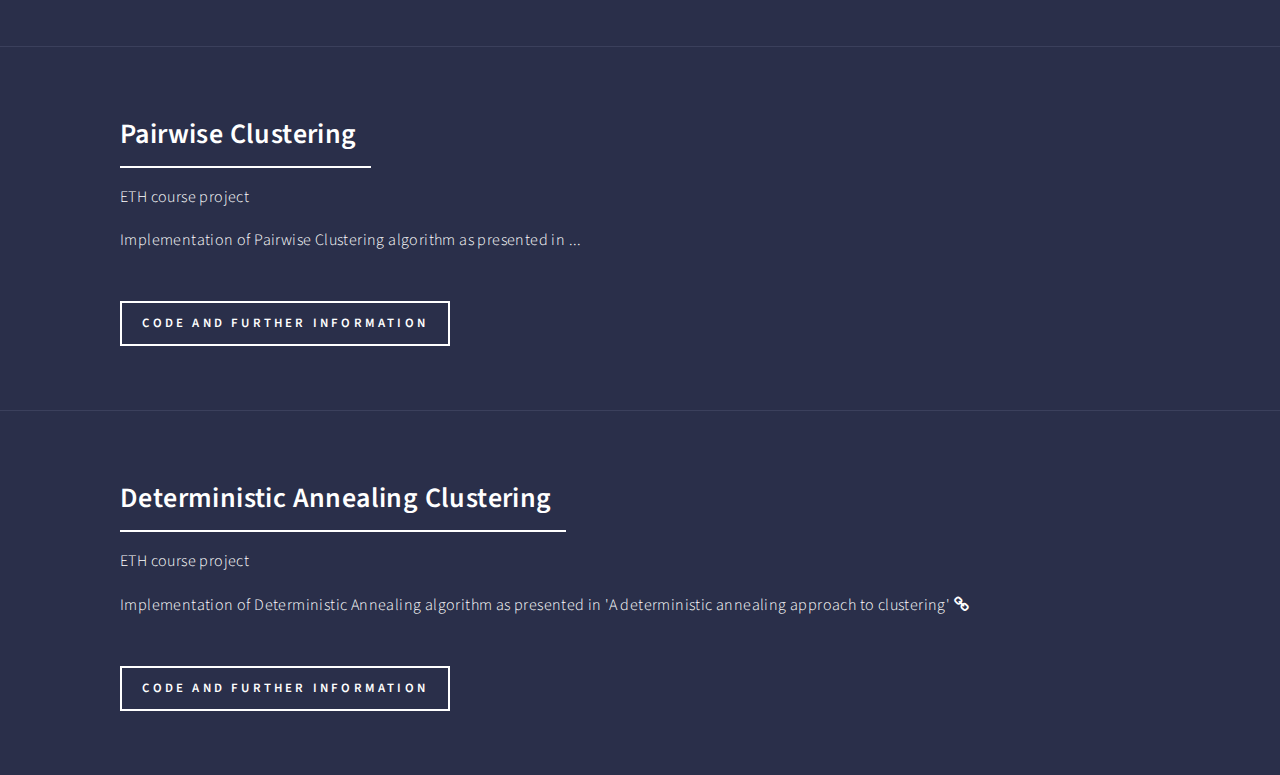
<file: projects.html>
<!DOCTYPE HTML>
<!--
	Forty by HTML5 UP
	html5up.net | @ajlkn
	Free for personal and commercial use under the CCA 3.0 license (html5up.net/license)
-->
<html>
	<head>
		<title>Benedikt Dietz</title>
		<meta charset="utf-8" />
		<meta name="viewport" content="width=device-width, initial-scale=1, user-scalable=no" />
		<!-- <link rel="stylesheet" href="assets/css/main.css" /> -->
		<link rel="stylesheet" href="assets/css/main.css" />
		<link rel="icon" href="images/iconml.png">
		<noscript><link rel="stylesheet" href="assets/css/noscript.css" /></noscript>
	</head>
	<body class="is-preload">

		<!-- Wrapper -->
			<div id="wrapper">

				<!-- Header -->
				<!-- Note: The "styleN" class below should match that of the banner element. -->
					<header id="header" class="alt style2">
						<a href="index.html" class="logo"><strong>Benedikt</strong> <span>Dietz</span></a>
						<nav>
							<a href="#menu">Menu</a>
						</nav>
					</header>

				<!-- Menu -->
				<!-- Menu -->
					<nav id="menu">
						<ul class="links">
							<li><a href="index.html">Home</a></li>
							<li><a href="about.html">About</a></li>
							<li><a href="projects.html">Projects</a></li>
							<li><a href="images/BenediktDietzCV.pdf">Curriculum Vitae</a></li>
							<li><a href="contact.html">Contact</a></li>
		<!-- 				</ul>
						<ul class="actions stacked">
							<li><a href="#" class="button primary fit">Get Started</a></li>
							<li><a href="#" class="button fit">Log In</a></li>
						</ul> -->
					</nav>

				<!-- Banner -->
				<!-- Note: The "styleN" class below should match that of the header element. -->
					<section id="banner" class="style2">
						<div class="inner">
							<span class="image">
								<img src="images/pic07.jpg" alt="" />
							</span>
							<header class="major">
								<h1>Projects</h1>
							</header>
							<div class="content">
								<p>Collection of past projects</p>
							</div>
						</div>
					</section>

				<!-- Main -->
					<div id="main">

							<section id="one">
								<div class="inner">
									<header class="major">
										<h2>Deep Learning Diabetes Analysis</h2>
									</header>
									<p>Master thesis project</p>
									<p>Collaboration of Max Planck 'Institute for Intelligent Systems', ETH 'Institute for Machine Learning' and University Clinic of Tübingen</p>
									<p>Implementation of DenseNet for the analysis and prediction of full-body MRT scans </p>
									</p> 
									</p>
									<ul class="actions">
										<li><a href="https://benediktdietz.github.io/DenseConvNet/" class="button">Code and further information</a></li>
									</ul>
								</div>
							</section>

							<section id="one">
								<div class="inner">
									<header class="major">
										<h2>Deep Learning Match Correspondance in Vegetation Point Clouds</h2>
									</header>
									<p>Semester project with 'Disney Research Zurich' and ETH Zurich</p>
									<p>Implementation of deep Siamese CNN to quantify similarity of given points on a tree to use for reconstruction. </p>
									</p> 
									</p>
									<ul class="actions">
										<li><a href="https://benediktdietz.github.io/MatchCorrespondance/" class="button">Code and further information</a></li>
									</ul>
								</div>
							</section>

							<section id="one">
								<div class="inner">
									<header class="major">
										<h2>Locally Linear Embedding</h2>
									</header>
									<p>ETH course project</p>
									<p>Implementation of Locally Linear Embedding algorithm as presented in 'An Introduction to Locally Linear Embedding' <a href="http://www.cs.columbia.edu/~jebara/6772/papers/lleintro.pdf" class="icon fa-link"><span class="label">Mail</span></a> </p>
									</p> 
									</p>
									<ul class="actions">
										<li><a href="https://benediktdietz.github.io/LocallyLinearEmbedding/" class="button">Code and further information</a></li>
									</ul>
								</div>
							</section>

							<section id="one">
								<div class="inner">
									<header class="major">
										<h2>Pairwise Clustering</h2>
									</header>
									<p>ETH course project</p>
									<p>Implementation of Pairwise Clustering algorithm as presented in ... </p>
									</p> 
									</p>
									<ul class="actions">
										<li><a href="https://benediktdietz.github.io/PairwiseClustering/" class="button">Code and further information</a></li>
									</ul>
								</div>
							</section>

							<section id="one">
								<div class="inner">
									<header class="major">
										<h2>Deterministic Annealing Clustering</h2>
									</header>
									<p>ETH course project</p>
									<p>Implementation of Deterministic Annealing algorithm as presented in 'A deterministic annealing approach to clustering' <a href="https://www.sciencedirect.com/science/article/pii/016786559090010Y" class="icon fa-link"><span class="label">Mail</span></a> </p>
									</p> 
									</p>
									<ul class="actions">
										<li><a href="https://benediktdietz.github.io/DeterministicAnnealing/" class="button">Code and further information</a></li>
									</ul>
								</div>
							</section>

				<!-- Footer -->
<!-- 					<footer id="footer">
						<div class="inner">
							<ul class="icons">
								<li><a href="#" class="icon alt fa-github"><span class="label">GitHub</span></a></li>
								<li><a href="#" class="icon alt fa-linkedin"><span class="label">LinkedIn</span></a></li>
							</ul>
							<ul class="copyright">
								<li>&copy; Untitled</li><li>Design: <a href="https://html5up.net">HTML5 UP</a></li>
							</ul>
						</div>
					</footer>
 -->
			</div>

		<!-- Scripts -->
			<script src="assets/js/jquery.min.js"></script>
			<script src="assets/js/jquery.scrolly.min.js"></script>
			<script src="assets/js/jquery.scrollex.min.js"></script>
			<script src="assets/js/browser.min.js"></script>
			<script src="assets/js/breakpoints.min.js"></script>
			<script src="assets/js/util.js"></script>
			<script src="assets/js/main.js"></script>

	</body>
</html>
</file>
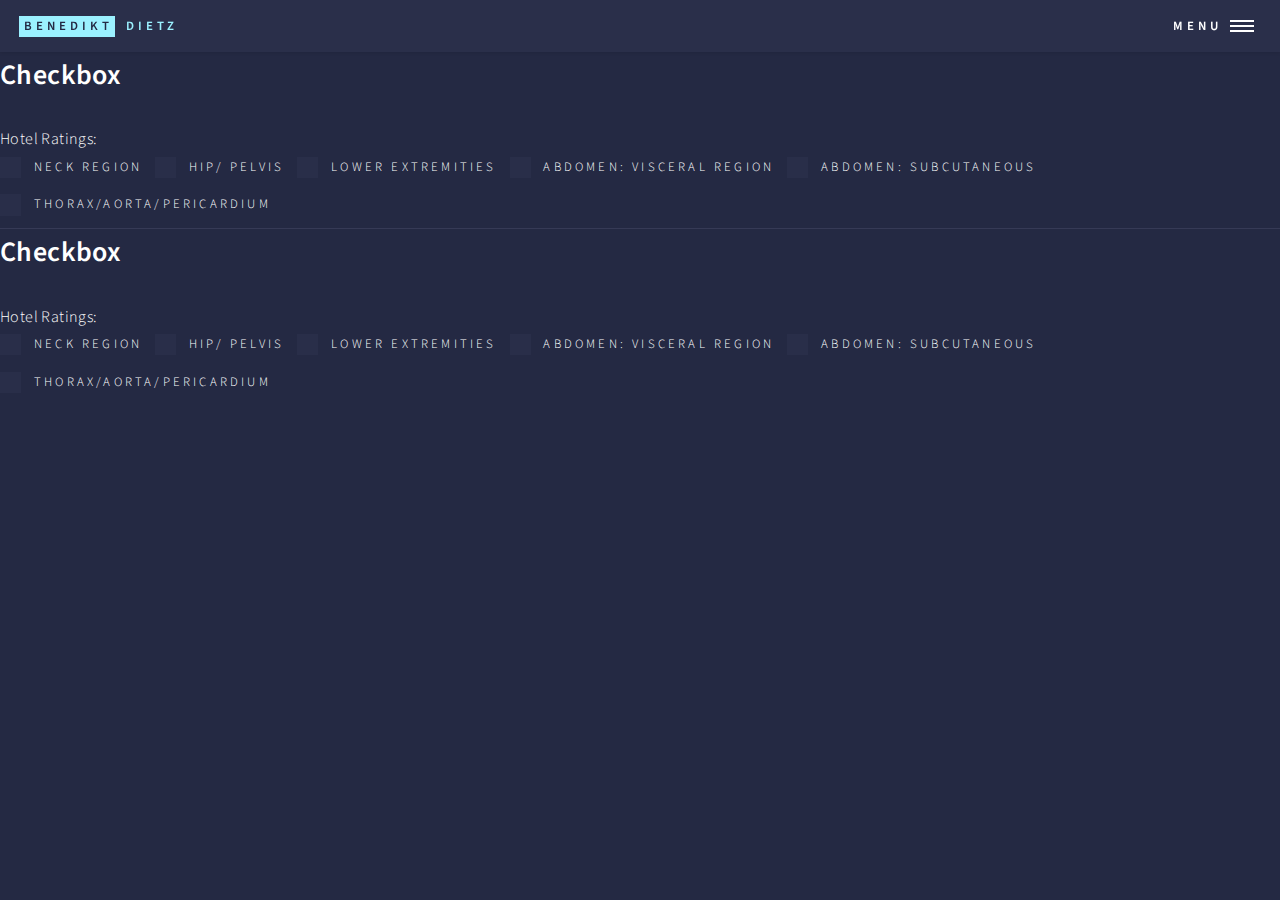
<file: survey.html>
<!DOCTYPE HTML>
<!--
	Forty by HTML5 UP
	html5up.net | @ajlkn
	Free for personal and commercial use under the CCA 3.0 license (html5up.net/license)
-->
<html>
	<head>
		<title>Benedikt Dietz</title>
		<meta charset="utf-8" />
		<meta name="viewport" content="width=device-width, initial-scale=1, user-scalable=no" />
		<!-- <link rel="stylesheet" href="assets/css/main.css" /> -->
		<link rel="stylesheet" href="assets/css/main.css" />
		<link rel="icon" href="images/iconml.png">
		<noscript><link rel="stylesheet" href="assets/css/noscript.css" /></noscript>
	</head>
	<body class="is-preload">

		<!-- Wrapper -->
			<div id="wrapper">

				<!-- Header -->
					<header id="header">
						<a href="index.html" class="logo"><strong>Benedikt</strong> <span>Dietz</span></a>
						<nav>
							<a href="#menu">Menu</a>
						</nav>
					</header>

				<!-- Menu -->
				<!-- Menu -->
					<nav id="menu">
						<ul class="links">
							<li><a href="index.html">Home</a></li>
							<li><a href="about.html">About</a></li>
							<li><a href="projects.html">Projects</a></li>
							<li><a href="images/BenediktDietzCV.pdf">Curriculum Vitae</a></li>
							<li><a href="contact.html">Contact</a></li>
		<!-- 				</ul>
						<ul class="actions stacked">
							<li><a href="#" class="button primary fit">Get Started</a></li>
							<li><a href="#" class="button fit">Log In</a></li>
						</ul> -->
					</nav>

				<!-- Main -->
					<div id="main" class="alt">

							<section id="two">

								<div class="widget">

									<h2>Checkbox</h2>
									<fieldset>
										<legend>Hotel Ratings: </legend>
										<input type="checkbox" name="checkbox-1" id="checkbox-1">
										<label for="checkbox-1">Neck Region</label>
										<input type="checkbox" name="checkbox-2" id="checkbox-2">
										<label for="checkbox-2">Hip/ Pelvis</label>
										<input type="checkbox" name="checkbox-3" id="checkbox-3">
										<label for="checkbox-3">Lower Extremities</label>
										<input type="checkbox" name="checkbox-4" id="checkbox-4">
										<label for="checkbox-4">Abdomen: Visceral Region</label>
										<input type="checkbox" name="checkbox-4" id="checkbox-4">
										<label for="checkbox-4">Abdomen: Subcutaneous</label>
										<input type="checkbox" name="checkbox-4" id="checkbox-4">
										<label for="checkbox-4">Thorax/Aorta/Pericardium</label>
									</fieldset>

								</div>

							</section>

					</div>

			</div>



			<div class="widget">

				<h2>Checkbox</h2>
				<fieldset>
					<legend>Hotel Ratings: </legend>
					<input type="checkbox" name="checkbox-1" id="checkbox-1">
					<label for="checkbox-1">Neck Region</label>
					<input type="checkbox" name="checkbox-2" id="checkbox-2">
					<label for="checkbox-2">Hip/ Pelvis</label>
					<input type="checkbox" name="checkbox-3" id="checkbox-3">
					<label for="checkbox-3">Lower Extremities</label>
					<input type="checkbox" name="checkbox-4" id="checkbox-4">
					<label for="checkbox-4">Abdomen: Visceral Region</label>
					<input type="checkbox" name="checkbox-4" id="checkbox-4">
					<label for="checkbox-4">Abdomen: Subcutaneous</label>
					<input type="checkbox" name="checkbox-4" id="checkbox-4">
					<label for="checkbox-4">Thorax/Aorta/Pericardium</label>
				</fieldset>

			</div>



		<!-- Scripts -->
			<script src="assets/js/jquery.min.js"></script>
			<script src="assets/js/jquery.scrolly.min.js"></script>
			<script src="assets/js/jquery.scrollex.min.js"></script>
			<script src="assets/js/browser.min.js"></script>
			<script src="assets/js/breakpoints.min.js"></script>
			<script src="assets/js/util.js"></script>
			<script src="assets/js/main.js"></script>

	</body>
</html>
</file>
<file: assets/css/noscript.css>
/*
	Forty by HTML5 UP
	html5up.net | @ajlkn
	Free for personal and commercial use under the CCA 3.0 license (html5up.net/license)
*/

/* Banner */

	body.is-preload #banner:after {
		opacity: 0.85;
	}

	body.is-preload #banner > .inner {
		-moz-filter: none;
		-webkit-filter: none;
		-ms-filter: none;
		filter: none;
		-moz-transform: none;
		-webkit-transform: none;
		-ms-transform: none;
		transform: none;
		opacity: 1;
	}
</file>
<file: assets/css/main.css>
@import url(font-awesome.min.css);
@import url("https://fonts.googleapis.com/css?family=Source+Sans+Pro:300,300italic,600,600italic");

/*
	Forty by HTML5 UP
	html5up.net | @ajlkn
	Free for personal and commercial use under the CCA 3.0 license (html5up.net/license)
*/

html, body, div, span, applet, object,
iframe, h1, h2, h3, h4, h5, h6, p, blockquote,
pre, a, abbr, acronym, address, big, cite,
code, del, dfn, em, img, ins, kbd, q, s, samp,
small, strike, strong, sub, sup, tt, var, b,
u, i, center, dl, dt, dd, ol, ul, li, fieldset,
form, label, legend, table, caption, tbody,
tfoot, thead, tr, th, td, article, aside,
canvas, details, embed, figure, figcaption,
footer, header, hgroup, menu, nav, output, ruby,
section, summary, time, mark, audio, video {
	margin: 0;
	padding: 0;
	border: 0;
	font-size: 100%;
	font: inherit;
	vertical-align: baseline;}

article, aside, details, figcaption, figure,
footer, header, hgroup, menu, nav, section {
	display: block;}

body {
	line-height: 1;
}

ol, ul {
	list-style: none;
}

blockquote, q {
	quotes: none;
}

	blockquote:before, blockquote:after, q:before, q:after {
		content: '';
		content: none;
	}

table {
	border-collapse: collapse;
	border-spacing: 0;
}

body {
	-webkit-text-size-adjust: none;
}

mark {
	background-color: transparent;
	color: inherit;
}

input::-moz-focus-inner {
	border: 0;
	padding: 0;
}

input, select, textarea {
	-moz-appearance: none;
	-webkit-appearance: none;
	-ms-appearance: none;
	appearance: none;
}

/* Basic */

	@-ms-viewport {
		width: device-width;
	}

	body {
		-ms-overflow-style: scrollbar;
	}

	@media screen and (max-width: 480px) {

		html, body {
			min-width: 320px;
		}

	}

	html {
		box-sizing: border-box;
	}

	*, *:before, *:after {
		box-sizing: inherit;
	}

	body {
		background: #242943;
	}

		body.is-preload *, body.is-preload *:before, body.is-preload *:after {
			-moz-animation: none !important;
			-webkit-animation: none !important;
			-ms-animation: none !important;
			animation: none !important;
			-moz-transition: none !important;
			-webkit-transition: none !important;
			-ms-transition: none !important;
			transition: none !important;
		}

/* Type */

	body, input, select, textarea {
		color: #ffffff;
		font-family: "Source Sans Pro", Helvetica, sans-serif;
		font-size: 17pt;
		font-weight: 300;
		letter-spacing: 0.025em;
		line-height: 1.65;
	}

		@media screen and (max-width: 1680px) {

			body, input, select, textarea {
				font-size: 14pt;
			}

		}

		@media screen and (max-width: 1280px) {

			body, input, select, textarea {
				font-size: 12pt;
			}

		}

		@media screen and (max-width: 360px) {

			body, input, select, textarea {
				font-size: 11pt;
			}

		}

	a {
		-moz-transition: color 0.2s ease-in-out, border-bottom-color 0.2s ease-in-out;
		-webkit-transition: color 0.2s ease-in-out, border-bottom-color 0.2s ease-in-out;
		-ms-transition: color 0.2s ease-in-out, border-bottom-color 0.2s ease-in-out;
		transition: color 0.2s ease-in-out, border-bottom-color 0.2s ease-in-out;
		border-bottom: dotted 1px;
		color: inherit;
		text-decoration: none;
	}

		a:hover {
			border-bottom-color: transparent;
			color: #9bf1ff !important;
		}

		a:active {
			color: #53e3fb !important;
		}

	strong, b {
		color: #ffffff;
		font-weight: 600;
	}

	em, i {
		font-style: italic;
	}

	p {
		margin: 0 1em 1em 0;
	}

	h1, h2, h3, h4, h5, h6 {
		color: #ffffff;
		font-weight: 600;
		line-height: 1.65;
		margin: 0 0 1em 0;
	}

		h1 a, h2 a, h3 a, h4 a, h5 a, h6 a {
			color: inherit;
			border-bottom: 0;
		}

	h1 {
		font-size: 2.5em;
	}

	h2 {
		font-size: 1.75em;
	}

	h3 {
		font-size: 1.35em;
	}

	h4 {
		font-size: 1.1em;
	}

	h5 {
		font-size: 0.9em;
	}

	h6 {
		font-size: 0.7em;
	}

	@media screen and (max-width: 736px) {

		h1 {
			font-size: 2em;
		}

		h2 {
			font-size: 1.5em;
		}

		h3 {
			font-size: 1.25em;
		}

	}

	sub {
		font-size: 0.8em;
		position: relative;
		top: 0.5em;
	}

	sup {
		font-size: 0.8em;
		position: relative;
		top: -0.5em;
	}

	blockquote {
		border-left: solid 4px rgba(212, 212, 255, 0.1);
		font-style: italic;
		margin: 0 0 2em 0;
		padding: 0.5em 0 0.5em 2em;
	}

	code {
		background: rgba(212, 212, 255, 0.035);
		font-family: "Courier New", monospace;
		font-size: 0.9em;
		margin: 0 0.25em;
		padding: 0.25em 0.65em;
	}

	pre {
		-webkit-overflow-scrolling: touch;
		font-family: "Courier New", monospace;
		font-size: 0.9em;
		margin: 0 0 2em 0;
	}

		pre code {
			display: block;
			line-height: 1.75;
			padding: 1em 1.5em;
			overflow-x: auto;
		}

	hr {
		border: 0;
		border-bottom: solid 1px rgba(212, 212, 255, 0.1);
		margin: 2em 0;
	}

		hr.major {
			margin: 3em 0;
		}

	.align-left {
		text-align: left;
	}

	.align-center {
		text-align: center;
	}

	.align-right {
		text-align: right;
	}

/* Row */

	.row {
		display: flex;
		flex-wrap: wrap;
		box-sizing: border-box;
		align-items: stretch;
	}

		.row > * {
			box-sizing: border-box;
		}

		.row.gtr-uniform > * > :last-child {
			margin-bottom: 0;
		}

		.row.aln-left {
			justify-content: flex-start;
		}

		.row.aln-center {
			justify-content: center;
		}

		.row.aln-right {
			justify-content: flex-end;
		}

		.row.aln-top {
			align-items: flex-start;
		}

		.row.aln-middle {
			align-items: center;
		}

		.row.aln-bottom {
			align-items: flex-end;
		}

		.row > .imp {
			order: -1;
		}

		.row > .col-1 {
			width: 8.3333333333%;
		}

		.row > .off-1 {
			margin-left: 8.3333333333%;
		}

		.row > .col-2 {
			width: 16.6666666667%;
		}

		.row > .off-2 {
			margin-left: 16.6666666667%;
		}

		.row > .col-3 {
			width: 25%;
		}

		.row > .off-3 {
			margin-left: 25%;
		}

		.row > .col-4 {
			width: 33.3333333333%;
		}

		.row > .off-4 {
			margin-left: 33.3333333333%;
		}

		.row > .col-5 {
			width: 41.6666666667%;
		}

		.row > .off-5 {
			margin-left: 41.6666666667%;
		}

		.row > .col-6 {
			width: 50%;
		}

		.row > .off-6 {
			margin-left: 50%;
		}

		.row > .col-7 {
			width: 58.3333333333%;
		}

		.row > .off-7 {
			margin-left: 58.3333333333%;
		}

		.row > .col-8 {
			width: 66.6666666667%;
		}

		.row > .off-8 {
			margin-left: 66.6666666667%;
		}

		.row > .col-9 {
			width: 75%;
		}

		.row > .off-9 {
			margin-left: 75%;
		}

		.row > .col-10 {
			width: 83.3333333333%;
		}

		.row > .off-10 {
			margin-left: 83.3333333333%;
		}

		.row > .col-11 {
			width: 91.6666666667%;
		}

		.row > .off-11 {
			margin-left: 91.6666666667%;
		}

		.row > .col-12 {
			width: 100%;
		}

		.row > .off-12 {
			margin-left: 100%;
		}

		.row.gtr-0 {
			margin-top: 0;
			margin-left: 0em;
		}

			.row.gtr-0 > * {
				padding: 0 0 0 0em;
			}

			.row.gtr-0.gtr-uniform {
				margin-top: 0em;
			}

				.row.gtr-0.gtr-uniform > * {
					padding-top: 0em;
				}

		.row.gtr-25 {
			margin-top: 0;
			margin-left: -0.5em;
		}

			.row.gtr-25 > * {
				padding: 0 0 0 0.5em;
			}

			.row.gtr-25.gtr-uniform {
				margin-top: -0.5em;
			}

				.row.gtr-25.gtr-uniform > * {
					padding-top: 0.5em;
				}

		.row.gtr-50 {
			margin-top: 0;
			margin-left: -1em;
		}

			.row.gtr-50 > * {
				padding: 0 0 0 1em;
			}

			.row.gtr-50.gtr-uniform {
				margin-top: -1em;
			}

				.row.gtr-50.gtr-uniform > * {
					padding-top: 1em;
				}

		.row {
			margin-top: 0;
			margin-left: -2em;
		}

			.row > * {
				padding: 0 0 0 2em;
			}

			.row.gtr-uniform {
				margin-top: -2em;
			}

				.row.gtr-uniform > * {
					padding-top: 2em;
				}

		.row.gtr-150 {
			margin-top: 0;
			margin-left: -3em;
		}

			.row.gtr-150 > * {
				padding: 0 0 0 3em;
			}

			.row.gtr-150.gtr-uniform {
				margin-top: -3em;
			}

				.row.gtr-150.gtr-uniform > * {
					padding-top: 3em;
				}

		.row.gtr-200 {
			margin-top: 0;
			margin-left: -4em;
		}

			.row.gtr-200 > * {
				padding: 0 0 0 4em;
			}

			.row.gtr-200.gtr-uniform {
				margin-top: -4em;
			}

				.row.gtr-200.gtr-uniform > * {
					padding-top: 4em;
				}

		@media screen and (max-width: 1680px) {

			.row {
				display: flex;
				flex-wrap: wrap;
				box-sizing: border-box;
				align-items: stretch;
			}

				.row > * {
					box-sizing: border-box;
				}

				.row.gtr-uniform > * > :last-child {
					margin-bottom: 0;
				}

				.row.aln-left {
					justify-content: flex-start;
				}

				.row.aln-center {
					justify-content: center;
				}

				.row.aln-right {
					justify-content: flex-end;
				}

				.row.aln-top {
					align-items: flex-start;
				}

				.row.aln-middle {
					align-items: center;
				}

				.row.aln-bottom {
					align-items: flex-end;
				}

				.row > .imp-xlarge {
					order: -1;
				}

				.row > .col-1-xlarge {
					width: 8.3333333333%;
				}

				.row > .off-1-xlarge {
					margin-left: 8.3333333333%;
				}

				.row > .col-2-xlarge {
					width: 16.6666666667%;
				}

				.row > .off-2-xlarge {
					margin-left: 16.6666666667%;
				}

				.row > .col-3-xlarge {
					width: 25%;
				}

				.row > .off-3-xlarge {
					margin-left: 25%;
				}

				.row > .col-4-xlarge {
					width: 33.3333333333%;
				}

				.row > .off-4-xlarge {
					margin-left: 33.3333333333%;
				}

				.row > .col-5-xlarge {
					width: 41.6666666667%;
				}

				.row > .off-5-xlarge {
					margin-left: 41.6666666667%;
				}

				.row > .col-6-xlarge {
					width: 50%;
				}

				.row > .off-6-xlarge {
					margin-left: 50%;
				}

				.row > .col-7-xlarge {
					width: 58.3333333333%;
				}

				.row > .off-7-xlarge {
					margin-left: 58.3333333333%;
				}

				.row > .col-8-xlarge {
					width: 66.6666666667%;
				}

				.row > .off-8-xlarge {
					margin-left: 66.6666666667%;
				}

				.row > .col-9-xlarge {
					width: 75%;
				}

				.row > .off-9-xlarge {
					margin-left: 75%;
				}

				.row > .col-10-xlarge {
					width: 83.3333333333%;
				}

				.row > .off-10-xlarge {
					margin-left: 83.3333333333%;
				}

				.row > .col-11-xlarge {
					width: 91.6666666667%;
				}

				.row > .off-11-xlarge {
					margin-left: 91.6666666667%;
				}

				.row > .col-12-xlarge {
					width: 100%;
				}

				.row > .off-12-xlarge {
					margin-left: 100%;
				}

				.row.gtr-0 {
					margin-top: 0;
					margin-left: 0em;
				}

					.row.gtr-0 > * {
						padding: 0 0 0 0em;
					}

					.row.gtr-0.gtr-uniform {
						margin-top: 0em;
					}

						.row.gtr-0.gtr-uniform > * {
							padding-top: 0em;
						}

				.row.gtr-25 {
					margin-top: 0;
					margin-left: -0.5em;
				}

					.row.gtr-25 > * {
						padding: 0 0 0 0.5em;
					}

					.row.gtr-25.gtr-uniform {
						margin-top: -0.5em;
					}

						.row.gtr-25.gtr-uniform > * {
							padding-top: 0.5em;
						}

				.row.gtr-50 {
					margin-top: 0;
					margin-left: -1em;
				}

					.row.gtr-50 > * {
						padding: 0 0 0 1em;
					}

					.row.gtr-50.gtr-uniform {
						margin-top: -1em;
					}

						.row.gtr-50.gtr-uniform > * {
							padding-top: 1em;
						}

				.row {
					margin-top: 0;
					margin-left: -2em;
				}

					.row > * {
						padding: 0 0 0 2em;
					}

					.row.gtr-uniform {
						margin-top: -2em;
					}

						.row.gtr-uniform > * {
							padding-top: 2em;
						}

				.row.gtr-150 {
					margin-top: 0;
					margin-left: -3em;
				}

					.row.gtr-150 > * {
						padding: 0 0 0 3em;
					}

					.row.gtr-150.gtr-uniform {
						margin-top: -3em;
					}

						.row.gtr-150.gtr-uniform > * {
							padding-top: 3em;
						}

				.row.gtr-200 {
					margin-top: 0;
					margin-left: -4em;
				}

					.row.gtr-200 > * {
						padding: 0 0 0 4em;
					}

					.row.gtr-200.gtr-uniform {
						margin-top: -4em;
					}

						.row.gtr-200.gtr-uniform > * {
							padding-top: 4em;
						}

		}

		@media screen and (max-width: 1280px) {

			.row {
				display: flex;
				flex-wrap: wrap;
				box-sizing: border-box;
				align-items: stretch;
			}

				.row > * {
					box-sizing: border-box;
				}

				.row.gtr-uniform > * > :last-child {
					margin-bottom: 0;
				}

				.row.aln-left {
					justify-content: flex-start;
				}

				.row.aln-center {
					justify-content: center;
				}

				.row.aln-right {
					justify-content: flex-end;
				}

				.row.aln-top {
					align-items: flex-start;
				}

				.row.aln-middle {
					align-items: center;
				}

				.row.aln-bottom {
					align-items: flex-end;
				}

				.row > .imp-large {
					order: -1;
				}

				.row > .col-1-large {
					width: 8.3333333333%;
				}

				.row > .off-1-large {
					margin-left: 8.3333333333%;
				}

				.row > .col-2-large {
					width: 16.6666666667%;
				}

				.row > .off-2-large {
					margin-left: 16.6666666667%;
				}

				.row > .col-3-large {
					width: 25%;
				}

				.row > .off-3-large {
					margin-left: 25%;
				}

				.row > .col-4-large {
					width: 33.3333333333%;
				}

				.row > .off-4-large {
					margin-left: 33.3333333333%;
				}

				.row > .col-5-large {
					width: 41.6666666667%;
				}

				.row > .off-5-large {
					margin-left: 41.6666666667%;
				}

				.row > .col-6-large {
					width: 50%;
				}

				.row > .off-6-large {
					margin-left: 50%;
				}

				.row > .col-7-large {
					width: 58.3333333333%;
				}

				.row > .off-7-large {
					margin-left: 58.3333333333%;
				}

				.row > .col-8-large {
					width: 66.6666666667%;
				}

				.row > .off-8-large {
					margin-left: 66.6666666667%;
				}

				.row > .col-9-large {
					width: 75%;
				}

				.row > .off-9-large {
					margin-left: 75%;
				}

				.row > .col-10-large {
					width: 83.3333333333%;
				}

				.row > .off-10-large {
					margin-left: 83.3333333333%;
				}

				.row > .col-11-large {
					width: 91.6666666667%;
				}

				.row > .off-11-large {
					margin-left: 91.6666666667%;
				}

				.row > .col-12-large {
					width: 100%;
				}

				.row > .off-12-large {
					margin-left: 100%;
				}

				.row.gtr-0 {
					margin-top: 0;
					margin-left: 0em;
				}

					.row.gtr-0 > * {
						padding: 0 0 0 0em;
					}

					.row.gtr-0.gtr-uniform {
						margin-top: 0em;
					}

						.row.gtr-0.gtr-uniform > * {
							padding-top: 0em;
						}

				.row.gtr-25 {
					margin-top: 0;
					margin-left: -0.375em;
				}

					.row.gtr-25 > * {
						padding: 0 0 0 0.375em;
					}

					.row.gtr-25.gtr-uniform {
						margin-top: -0.375em;
					}

						.row.gtr-25.gtr-uniform > * {
							padding-top: 0.375em;
						}

				.row.gtr-50 {
					margin-top: 0;
					margin-left: -0.75em;
				}

					.row.gtr-50 > * {
						padding: 0 0 0 0.75em;
					}

					.row.gtr-50.gtr-uniform {
						margin-top: -0.75em;
					}

						.row.gtr-50.gtr-uniform > * {
							padding-top: 0.75em;
						}

				.row {
					margin-top: 0;
					margin-left: -1.5em;
				}

					.row > * {
						padding: 0 0 0 1.5em;
					}

					.row.gtr-uniform {
						margin-top: -1.5em;
					}

						.row.gtr-uniform > * {
							padding-top: 1.5em;
						}

				.row.gtr-150 {
					margin-top: 0;
					margin-left: -2.25em;
				}

					.row.gtr-150 > * {
						padding: 0 0 0 2.25em;
					}

					.row.gtr-150.gtr-uniform {
						margin-top: -2.25em;
					}

						.row.gtr-150.gtr-uniform > * {
							padding-top: 2.25em;
						}

				.row.gtr-200 {
					margin-top: 0;
					margin-left: -3em;
				}

					.row.gtr-200 > * {
						padding: 0 0 0 3em;
					}

					.row.gtr-200.gtr-uniform {
						margin-top: -3em;
					}

						.row.gtr-200.gtr-uniform > * {
							padding-top: 3em;
						}

		}

		@media screen and (max-width: 980px) {

			.row {
				display: flex;
				flex-wrap: wrap;
				box-sizing: border-box;
				align-items: stretch;
			}

				.row > * {
					box-sizing: border-box;
				}

				.row.gtr-uniform > * > :last-child {
					margin-bottom: 0;
				}

				.row.aln-left {
					justify-content: flex-start;
				}

				.row.aln-center {
					justify-content: center;
				}

				.row.aln-right {
					justify-content: flex-end;
				}

				.row.aln-top {
					align-items: flex-start;
				}

				.row.aln-middle {
					align-items: center;
				}

				.row.aln-bottom {
					align-items: flex-end;
				}

				.row > .imp-medium {
					order: -1;
				}

				.row > .col-1-medium {
					width: 8.3333333333%;
				}

				.row > .off-1-medium {
					margin-left: 8.3333333333%;
				}

				.row > .col-2-medium {
					width: 16.6666666667%;
				}

				.row > .off-2-medium {
					margin-left: 16.6666666667%;
				}

				.row > .col-3-medium {
					width: 25%;
				}

				.row > .off-3-medium {
					margin-left: 25%;
				}

				.row > .col-4-medium {
					width: 33.3333333333%;
				}

				.row > .off-4-medium {
					margin-left: 33.3333333333%;
				}

				.row > .col-5-medium {
					width: 41.6666666667%;
				}

				.row > .off-5-medium {
					margin-left: 41.6666666667%;
				}

				.row > .col-6-medium {
					width: 50%;
				}

				.row > .off-6-medium {
					margin-left: 50%;
				}

				.row > .col-7-medium {
					width: 58.3333333333%;
				}

				.row > .off-7-medium {
					margin-left: 58.3333333333%;
				}

				.row > .col-8-medium {
					width: 66.6666666667%;
				}

				.row > .off-8-medium {
					margin-left: 66.6666666667%;
				}

				.row > .col-9-medium {
					width: 75%;
				}

				.row > .off-9-medium {
					margin-left: 75%;
				}

				.row > .col-10-medium {
					width: 83.3333333333%;
				}

				.row > .off-10-medium {
					margin-left: 83.3333333333%;
				}

				.row > .col-11-medium {
					width: 91.6666666667%;
				}

				.row > .off-11-medium {
					margin-left: 91.6666666667%;
				}

				.row > .col-12-medium {
					width: 100%;
				}

				.row > .off-12-medium {
					margin-left: 100%;
				}

				.row.gtr-0 {
					margin-top: 0;
					margin-left: 0em;
				}

					.row.gtr-0 > * {
						padding: 0 0 0 0em;
					}

					.row.gtr-0.gtr-uniform {
						margin-top: 0em;
					}

						.row.gtr-0.gtr-uniform > * {
							padding-top: 0em;
						}

				.row.gtr-25 {
					margin-top: 0;
					margin-left: -0.375em;
				}

					.row.gtr-25 > * {
						padding: 0 0 0 0.375em;
					}

					.row.gtr-25.gtr-uniform {
						margin-top: -0.375em;
					}

						.row.gtr-25.gtr-uniform > * {
							padding-top: 0.375em;
						}

				.row.gtr-50 {
					margin-top: 0;
					margin-left: -0.75em;
				}

					.row.gtr-50 > * {
						padding: 0 0 0 0.75em;
					}

					.row.gtr-50.gtr-uniform {
						margin-top: -0.75em;
					}

						.row.gtr-50.gtr-uniform > * {
							padding-top: 0.75em;
						}

				.row {
					margin-top: 0;
					margin-left: -1.5em;
				}

					.row > * {
						padding: 0 0 0 1.5em;
					}

					.row.gtr-uniform {
						margin-top: -1.5em;
					}

						.row.gtr-uniform > * {
							padding-top: 1.5em;
						}

				.row.gtr-150 {
					margin-top: 0;
					margin-left: -2.25em;
				}

					.row.gtr-150 > * {
						padding: 0 0 0 2.25em;
					}

					.row.gtr-150.gtr-uniform {
						margin-top: -2.25em;
					}

						.row.gtr-150.gtr-uniform > * {
							padding-top: 2.25em;
						}

				.row.gtr-200 {
					margin-top: 0;
					margin-left: -3em;
				}

					.row.gtr-200 > * {
						padding: 0 0 0 3em;
					}

					.row.gtr-200.gtr-uniform {
						margin-top: -3em;
					}

						.row.gtr-200.gtr-uniform > * {
							padding-top: 3em;
						}

		}

		@media screen and (max-width: 736px) {

			.row {
				display: flex;
				flex-wrap: wrap;
				box-sizing: border-box;
				align-items: stretch;
			}

				.row > * {
					box-sizing: border-box;
				}

				.row.gtr-uniform > * > :last-child {
					margin-bottom: 0;
				}

				.row.aln-left {
					justify-content: flex-start;
				}

				.row.aln-center {
					justify-content: center;
				}

				.row.aln-right {
					justify-content: flex-end;
				}

				.row.aln-top {
					align-items: flex-start;
				}

				.row.aln-middle {
					align-items: center;
				}

				.row.aln-bottom {
					align-items: flex-end;
				}

				.row > .imp-small {
					order: -1;
				}

				.row > .col-1-small {
					width: 8.3333333333%;
				}

				.row > .off-1-small {
					margin-left: 8.3333333333%;
				}

				.row > .col-2-small {
					width: 16.6666666667%;
				}

				.row > .off-2-small {
					margin-left: 16.6666666667%;
				}

				.row > .col-3-small {
					width: 25%;
				}

				.row > .off-3-small {
					margin-left: 25%;
				}

				.row > .col-4-small {
					width: 33.3333333333%;
				}

				.row > .off-4-small {
					margin-left: 33.3333333333%;
				}

				.row > .col-5-small {
					width: 41.6666666667%;
				}

				.row > .off-5-small {
					margin-left: 41.6666666667%;
				}

				.row > .col-6-small {
					width: 50%;
				}

				.row > .off-6-small {
					margin-left: 50%;
				}

				.row > .col-7-small {
					width: 58.3333333333%;
				}

				.row > .off-7-small {
					margin-left: 58.3333333333%;
				}

				.row > .col-8-small {
					width: 66.6666666667%;
				}

				.row > .off-8-small {
					margin-left: 66.6666666667%;
				}

				.row > .col-9-small {
					width: 75%;
				}

				.row > .off-9-small {
					margin-left: 75%;
				}

				.row > .col-10-small {
					width: 83.3333333333%;
				}

				.row > .off-10-small {
					margin-left: 83.3333333333%;
				}

				.row > .col-11-small {
					width: 91.6666666667%;
				}

				.row > .off-11-small {
					margin-left: 91.6666666667%;
				}

				.row > .col-12-small {
					width: 100%;
				}

				.row > .off-12-small {
					margin-left: 100%;
				}

				.row.gtr-0 {
					margin-top: 0;
					margin-left: 0em;
				}

					.row.gtr-0 > * {
						padding: 0 0 0 0em;
					}

					.row.gtr-0.gtr-uniform {
						margin-top: 0em;
					}

						.row.gtr-0.gtr-uniform > * {
							padding-top: 0em;
						}

				.row.gtr-25 {
					margin-top: 0;
					margin-left: -0.3125em;
				}

					.row.gtr-25 > * {
						padding: 0 0 0 0.3125em;
					}

					.row.gtr-25.gtr-uniform {
						margin-top: -0.3125em;
					}

						.row.gtr-25.gtr-uniform > * {
							padding-top: 0.3125em;
						}

				.row.gtr-50 {
					margin-top: 0;
					margin-left: -0.625em;
				}

					.row.gtr-50 > * {
						padding: 0 0 0 0.625em;
					}

					.row.gtr-50.gtr-uniform {
						margin-top: -0.625em;
					}

						.row.gtr-50.gtr-uniform > * {
							padding-top: 0.625em;
						}

				.row {
					margin-top: 0;
					margin-left: -1.25em;
				}

					.row > * {
						padding: 0 0 0 1.25em;
					}

					.row.gtr-uniform {
						margin-top: -1.25em;
					}

						.row.gtr-uniform > * {
							padding-top: 1.25em;
						}

				.row.gtr-150 {
					margin-top: 0;
					margin-left: -1.875em;
				}

					.row.gtr-150 > * {
						padding: 0 0 0 1.875em;
					}

					.row.gtr-150.gtr-uniform {
						margin-top: -1.875em;
					}

						.row.gtr-150.gtr-uniform > * {
							padding-top: 1.875em;
						}

				.row.gtr-200 {
					margin-top: 0;
					margin-left: -2.5em;
				}

					.row.gtr-200 > * {
						padding: 0 0 0 2.5em;
					}

					.row.gtr-200.gtr-uniform {
						margin-top: -2.5em;
					}

						.row.gtr-200.gtr-uniform > * {
							padding-top: 2.5em;
						}

		}

		@media screen and (max-width: 480px) {

			.row {
				display: flex;
				flex-wrap: wrap;
				box-sizing: border-box;
				align-items: stretch;
			}

				.row > * {
					box-sizing: border-box;
				}

				.row.gtr-uniform > * > :last-child {
					margin-bottom: 0;
				}

				.row.aln-left {
					justify-content: flex-start;
				}

				.row.aln-center {
					justify-content: center;
				}

				.row.aln-right {
					justify-content: flex-end;
				}

				.row.aln-top {
					align-items: flex-start;
				}

				.row.aln-middle {
					align-items: center;
				}

				.row.aln-bottom {
					align-items: flex-end;
				}

				.row > .imp-xsmall {
					order: -1;
				}

				.row > .col-1-xsmall {
					width: 8.3333333333%;
				}

				.row > .off-1-xsmall {
					margin-left: 8.3333333333%;
				}

				.row > .col-2-xsmall {
					width: 16.6666666667%;
				}

				.row > .off-2-xsmall {
					margin-left: 16.6666666667%;
				}

				.row > .col-3-xsmall {
					width: 25%;
				}

				.row > .off-3-xsmall {
					margin-left: 25%;
				}

				.row > .col-4-xsmall {
					width: 33.3333333333%;
				}

				.row > .off-4-xsmall {
					margin-left: 33.3333333333%;
				}

				.row > .col-5-xsmall {
					width: 41.6666666667%;
				}

				.row > .off-5-xsmall {
					margin-left: 41.6666666667%;
				}

				.row > .col-6-xsmall {
					width: 50%;
				}

				.row > .off-6-xsmall {
					margin-left: 50%;
				}

				.row > .col-7-xsmall {
					width: 58.3333333333%;
				}

				.row > .off-7-xsmall {
					margin-left: 58.3333333333%;
				}

				.row > .col-8-xsmall {
					width: 66.6666666667%;
				}

				.row > .off-8-xsmall {
					margin-left: 66.6666666667%;
				}

				.row > .col-9-xsmall {
					width: 75%;
				}

				.row > .off-9-xsmall {
					margin-left: 75%;
				}

				.row > .col-10-xsmall {
					width: 83.3333333333%;
				}

				.row > .off-10-xsmall {
					margin-left: 83.3333333333%;
				}

				.row > .col-11-xsmall {
					width: 91.6666666667%;
				}

				.row > .off-11-xsmall {
					margin-left: 91.6666666667%;
				}

				.row > .col-12-xsmall {
					width: 100%;
				}

				.row > .off-12-xsmall {
					margin-left: 100%;
				}

				.row.gtr-0 {
					margin-top: 0;
					margin-left: 0em;
				}

					.row.gtr-0 > * {
						padding: 0 0 0 0em;
					}

					.row.gtr-0.gtr-uniform {
						margin-top: 0em;
					}

						.row.gtr-0.gtr-uniform > * {
							padding-top: 0em;
						}

				.row.gtr-25 {
					margin-top: 0;
					margin-left: -0.3125em;
				}

					.row.gtr-25 > * {
						padding: 0 0 0 0.3125em;
					}

					.row.gtr-25.gtr-uniform {
						margin-top: -0.3125em;
					}

						.row.gtr-25.gtr-uniform > * {
							padding-top: 0.3125em;
						}

				.row.gtr-50 {
					margin-top: 0;
					margin-left: -0.625em;
				}

					.row.gtr-50 > * {
						padding: 0 0 0 0.625em;
					}

					.row.gtr-50.gtr-uniform {
						margin-top: -0.625em;
					}

						.row.gtr-50.gtr-uniform > * {
							padding-top: 0.625em;
						}

				.row {
					margin-top: 0;
					margin-left: -1.25em;
				}

					.row > * {
						padding: 0 0 0 1.25em;
					}

					.row.gtr-uniform {
						margin-top: -1.25em;
					}

						.row.gtr-uniform > * {
							padding-top: 1.25em;
						}

				.row.gtr-150 {
					margin-top: 0;
					margin-left: -1.875em;
				}

					.row.gtr-150 > * {
						padding: 0 0 0 1.875em;
					}

					.row.gtr-150.gtr-uniform {
						margin-top: -1.875em;
					}

						.row.gtr-150.gtr-uniform > * {
							padding-top: 1.875em;
						}

				.row.gtr-200 {
					margin-top: 0;
					margin-left: -2.5em;
				}

					.row.gtr-200 > * {
						padding: 0 0 0 2.5em;
					}

					.row.gtr-200.gtr-uniform {
						margin-top: -2.5em;
					}

						.row.gtr-200.gtr-uniform > * {
							padding-top: 2.5em;
						}

		}

/* Section/Article */

	section.special, article.special {
		text-align: center;
	}

	header.major {
		width: -moz-max-content;
		width: -webkit-max-content;
		width: -ms-max-content;
		width: max-content;
		margin-bottom: 1em;
	}

		header.major > :first-child {
			margin-bottom: 0;
			width: calc(100% + 0.5em);
		}

			header.major > :first-child:after {
				content: '';
				background-color: #ffffff;
				display: block;
				height: 2px;
				margin: 0.325em 0 0.5em 0;
				width: 100%;
			}

		header.major > p {
			font-size: 0.7em;
			font-weight: 600;
			letter-spacing: 0.25em;
			margin-bottom: 0;
			text-transform: uppercase;
		}

		body.is-ie header.major > :first-child:after {
			max-width: 8em;
		}

		body.is-ie header.major > h1:after {
			max-width: 100% !important;
		}

	@media screen and (max-width: 736px) {

		header.major > p br {
			display: none;
		}

	}

/* Form */

	form {
		margin: 0 0 2em 0;
	}

		form > :last-child {
			margin-bottom: 0;
		}

		form > .fields {
			display: -moz-flex;
			display: -webkit-flex;
			display: -ms-flex;
			display: flex;
			-moz-flex-wrap: wrap;
			-webkit-flex-wrap: wrap;
			-ms-flex-wrap: wrap;
			flex-wrap: wrap;
			width: calc(100% + 3em);
			margin: -1.5em 0 2em -1.5em;
		}

			form > .fields > .field {
				-moz-flex-grow: 0;
				-webkit-flex-grow: 0;
				-ms-flex-grow: 0;
				flex-grow: 0;
				-moz-flex-shrink: 0;
				-webkit-flex-shrink: 0;
				-ms-flex-shrink: 0;
				flex-shrink: 0;
				padding: 1.5em 0 0 1.5em;
				width: calc(100% - 1.5em);
			}

				form > .fields > .field.half {
					width: calc(50% - 0.75em);
				}

				form > .fields > .field.third {
					width: calc(100%/3 - 0.5em);
				}

				form > .fields > .field.quarter {
					width: calc(25% - 0.375em);
				}

		@media screen and (max-width: 480px) {

			form > .fields {
				width: calc(100% + 3em);
				margin: -1.5em 0 2em -1.5em;
			}

				form > .fields > .field {
					padding: 1.5em 0 0 1.5em;
					width: calc(100% - 1.5em);
				}

					form > .fields > .field.half {
						width: calc(100% - 1.5em);
					}

					form > .fields > .field.third {
						width: calc(100% - 1.5em);
					}

					form > .fields > .field.quarter {
						width: calc(100% - 1.5em);
					}

		}

	label {
		color: #ffffff;
		display: block;
		font-size: 0.8em;
		font-weight: 600;
		letter-spacing: 0.25em;
		margin: 0 0 1em 0;
		text-transform: uppercase;
	}

	input[type="text"],
	input[type="password"],
	input[type="email"],
	input[type="tel"],
	input[type="search"],
	input[type="url"],
	select,
	textarea {
		-moz-appearance: none;
		-webkit-appearance: none;
		-ms-appearance: none;
		appearance: none;
		background: rgba(212, 212, 255, 0.035);
		border: none;
		border-radius: 0;
		color: inherit;
		display: block;
		outline: 0;
		padding: 0 1em;
		text-decoration: none;
		width: 100%;
	}

		input[type="text"]:invalid,
		input[type="password"]:invalid,
		input[type="email"]:invalid,
		input[type="tel"]:invalid,
		input[type="search"]:invalid,
		input[type="url"]:invalid,
		select:invalid,
		textarea:invalid {
			box-shadow: none;
		}

		input[type="text"]:focus,
		input[type="password"]:focus,
		input[type="email"]:focus,
		input[type="tel"]:focus,
		input[type="search"]:focus,
		input[type="url"]:focus,
		select:focus,
		textarea:focus {
			border-color: #9bf1ff;
			box-shadow: 0 0 0 2px #9bf1ff;
		}

	select {
		background-image: url("data:image/svg+xml;charset=utf8,%3Csvg xmlns='http://www.w3.org/2000/svg' width='40' height='40' preserveAspectRatio='none' viewBox='0 0 40 40'%3E%3Cpath d='M9.4,12.3l10.4,10.4l10.4-10.4c0.2-0.2,0.5-0.4,0.9-0.4c0.3,0,0.6,0.1,0.9,0.4l3.3,3.3c0.2,0.2,0.4,0.5,0.4,0.9 c0,0.4-0.1,0.6-0.4,0.9L20.7,31.9c-0.2,0.2-0.5,0.4-0.9,0.4c-0.3,0-0.6-0.1-0.9-0.4L4.3,17.3c-0.2-0.2-0.4-0.5-0.4-0.9 c0-0.4,0.1-0.6,0.4-0.9l3.3-3.3c0.2-0.2,0.5-0.4,0.9-0.4S9.1,12.1,9.4,12.3z' fill='rgba(212, 212, 255, 0.1)' /%3E%3C/svg%3E");
		background-size: 1.25rem;
		background-repeat: no-repeat;
		background-position: calc(100% - 1rem) center;
		height: 2.75em;
		padding-right: 2.75em;
		text-overflow: ellipsis;
	}

		select option {
			color: #ffffff;
			background: #242943;
		}

		select:focus::-ms-value {
			background-color: transparent;
		}

		select::-ms-expand {
			display: none;
		}

	input[type="text"],
	input[type="password"],
	input[type="email"],
	input[type="tel"],
	input[type="search"],
	input[type="url"],
	select {
		height: 2.75em;
	}

	textarea {
		padding: 0.75em 1em;
	}

	input[type="checkbox"],
	input[type="radio"] {
		-moz-appearance: none;
		-webkit-appearance: none;
		-ms-appearance: none;
		appearance: none;
		display: block;
		float: left;
		margin-right: -2em;
		opacity: 0;
		width: 1em;
		z-index: -1;
	}

		input[type="checkbox"] + label,
		input[type="radio"] + label {
			text-decoration: none;
			color: #ffffff;
			cursor: pointer;
			display: inline-block;
			font-weight: 300;
			padding-left: 2.65em;
			padding-right: 0.75em;
			position: relative;
		}

			input[type="checkbox"] + label:before,
			input[type="radio"] + label:before {
				-moz-osx-font-smoothing: grayscale;
				-webkit-font-smoothing: antialiased;
				font-family: FontAwesome;
				font-style: normal;
				font-weight: normal;
				text-transform: none !important;
			}

			input[type="checkbox"] + label:before,
			input[type="radio"] + label:before {
				background: rgba(212, 212, 255, 0.035);
				content: '';
				display: inline-block;
				height: 1.65em;
				left: 0;
				letter-spacing: 0;
				line-height: 1.58125em;
				position: absolute;
				text-align: center;
				top: 0;
				width: 1.65em;
			}

		input[type="checkbox"]:checked + label:before,
		input[type="radio"]:checked + label:before {
			background: #ffffff;
			border-color: #9bf1ff;
			content: '\f00c';
			color: #242943;
		}

		input[type="checkbox"]:focus + label:before,
		input[type="radio"]:focus + label:before {
			box-shadow: 0 0 0 2px #9bf1ff;
		}

	input[type="radio"] + label:before {
		border-radius: 100%;
	}

	::-webkit-input-placeholder {
		color: rgba(244, 244, 255, 0.2) !important;
		opacity: 1.0;
	}

	:-moz-placeholder {
		color: rgba(244, 244, 255, 0.2) !important;
		opacity: 1.0;
	}

	::-moz-placeholder {
		color: rgba(244, 244, 255, 0.2) !important;
		opacity: 1.0;
	}

	:-ms-input-placeholder {
		color: rgba(244, 244, 255, 0.2) !important;
		opacity: 1.0;
	}

/* Box */

	.box {
		border: solid 1px rgba(212, 212, 255, 0.1);
		margin-bottom: 2em;
		padding: 1.5em;
	}

		.box > :last-child,
		.box > :last-child > :last-child,
		.box > :last-child > :last-child > :last-child {
			margin-bottom: 0;
		}

		.box.alt {
			border: 0;
			border-radius: 0;
			padding: 0;
		}

/* Icon */

	.icon {
		text-decoration: none;
		border-bottom: none;
		position: relative;
	}

		.icon:before {
			-moz-osx-font-smoothing: grayscale;
			-webkit-font-smoothing: antialiased;
			font-family: FontAwesome;
			font-style: normal;
			font-weight: normal;
			text-transform: none !important;
		}

		.icon > .label {
			display: none;
		}

		.icon.alt:before {
			background-color: #ffffff;
			border-radius: 100%;
			color: #242943;
			display: inline-block;
			height: 2em;
			line-height: 2em;
			text-align: center;
			width: 2em;
		}

	a.icon.alt:before {
		-moz-transition: background-color 0.2s ease-in-out;
		-webkit-transition: background-color 0.2s ease-in-out;
		-ms-transition: background-color 0.2s ease-in-out;
		transition: background-color 0.2s ease-in-out;
	}

	a.icon.alt:hover:before {
		background-color: #6fc3df;
	}

	a.icon.alt:active:before {
		background-color: #37a6cb;
	}

/* Image */

	.image {
		border: 0;
		display: inline-block;
		position: relative;
	}

		.image img {
			display: block;
		}

		.image.left, .image.right {
			max-width: 30%;
		}

			.image.left img, .image.right img {
				width: 100%;
			}

		.image.left {
			float: left;
			margin: 0 1.5em 1.25em 0;
			top: 0.25em;
		}

		.image.right {
			float: right;
			margin: 0 0 1.25em 1.5em;
			top: 0.25em;
		}

		.image.fit {
			display: block;
			margin: 0 0 2em 0;
			width: 100%;
		}

			.image.fit img {
				width: 100%;
			}

		.image.main {
			display: block;
			margin: 2.5em 0;
			width: 100%;
		}

			.image.main img {
				width: 100%;
			}

			@media screen and (max-width: 736px) {

				.image.main {
					margin: 1.5em 0;
				}

			}

/* List */

	ol {
		list-style: decimal;
		margin: 0 0 2em 0;
		padding-left: 1.25em;
	}

		ol li {
			padding-left: 0.25em;
		}

	ul {
		list-style: disc;
		margin: 0 0 2em 0;
		padding-left: 1em;
	}

		ul li {
			padding-left: 0.5em;
		}

		ul.alt {
			list-style: none;
			padding-left: 0;
		}

			ul.alt li {
				border-top: solid 1px rgba(212, 212, 255, 0.1);
				padding: 0.5em 0;
			}

				ul.alt li:first-child {
					border-top: 0;
					padding-top: 0;
				}

	dl {
		margin: 0 0 2em 0;
	}

		dl dt {
			display: block;
			font-weight: 600;
			margin: 0 0 1em 0;
		}

		dl dd {
			margin-left: 2em;
		}

/* Actions */

	ul.actions {
		display: -moz-flex;
		display: -webkit-flex;
		display: -ms-flex;
		display: flex;
		cursor: default;
		list-style: none;
		margin-left: -1em;
		padding-left: 0;
	}

		ul.actions li {
			padding: 2em 1em 0 1em;
			vertical-align: middle;
		}

		ul.actions.special {
			-moz-justify-content: center;
			-webkit-justify-content: center;
			-ms-justify-content: center;
			justify-content: center;
			width: 100%;
			margin-left: 0;
		}

			ul.actions.special li:first-child {
				padding-left: 0;
			}

		ul.actions.stacked {
			-moz-flex-direction: column;
			-webkit-flex-direction: column;
			-ms-flex-direction: column;
			flex-direction: column;
			margin-left: 0;
		}

			ul.actions.stacked li {
				padding: 1.3em 0 0 0;
			}

				ul.actions.stacked li:first-child {
					padding-top: 0;
				}

		ul.actions.fit {
			width: calc(100% + 1em);
		}

			ul.actions.fit li {
				-moz-flex-grow: 1;
				-webkit-flex-grow: 1;
				-ms-flex-grow: 1;
				flex-grow: 1;
				-moz-flex-shrink: 1;
				-webkit-flex-shrink: 1;
				-ms-flex-shrink: 1;
				flex-shrink: 1;
				width: 100%;
			}

				ul.actions.fit li > * {
					width: 100%;
				}

			ul.actions.fit.stacked {
				width: 100%;
			}

/* Icons */

	ul.icons {
		cursor: default;
		list-style: none;
		padding-left: 0;
	}

		ul.icons li {
			display: inline-block;
			padding: 0 1em 0 0;
		}

			ul.icons li:last-child {
				padding-right: 0;
			}

		@media screen and (max-width: 736px) {

			ul.icons li {
				padding: 0 0.75em 0 0;
			}

		}

/* Pagination */

	ul.pagination {
		cursor: default;
		list-style: none;
		padding-left: 0;
	}

		ul.pagination li {
			display: inline-block;
			padding-left: 0;
			vertical-align: middle;
		}

			ul.pagination li > .page {
				-moz-transition: background-color 0.2s ease-in-out, color 0.2s ease-in-out;
				-webkit-transition: background-color 0.2s ease-in-out, color 0.2s ease-in-out;
				-ms-transition: background-color 0.2s ease-in-out, color 0.2s ease-in-out;
				transition: background-color 0.2s ease-in-out, color 0.2s ease-in-out;
				border-bottom: 0;
				display: inline-block;
				font-size: 0.8em;
				font-weight: 600;
				height: 1.5em;
				line-height: 1.5em;
				margin: 0 0.125em;
				min-width: 1.5em;
				padding: 0 0.5em;
				text-align: center;
			}

				ul.pagination li > .page.active {
					background-color: #ffffff;
					color: #242943;
				}

					ul.pagination li > .page.active:hover {
						background-color: #9bf1ff;
						color: #242943 !important;
					}

					ul.pagination li > .page.active:active {
						background-color: #53e3fb;
					}

			ul.pagination li:first-child {
				padding-right: 0.75em;
			}

			ul.pagination li:last-child {
				padding-left: 0.75em;
			}

		@media screen and (max-width: 480px) {

			ul.pagination li:nth-child(n+2):nth-last-child(n+2) {
				display: none;
			}

			ul.pagination li:first-child {
				padding-right: 0;
			}

		}

/* Table */

	.table-wrapper {
		-webkit-overflow-scrolling: touch;
		overflow-x: auto;
	}

	table {
		margin: 0 0 2em 0;
		width: 100%;
	}

		table tbody tr {
			border: solid 1px rgba(212, 212, 255, 0.1);
			border-left: 0;
			border-right: 0;
		}

			table tbody tr:nth-child(2n + 1) {
				background-color: rgba(212, 212, 255, 0.035);
			}

		table td {
			padding: 0.75em 0.75em;
		}

		table th {
			color: #ffffff;
			font-size: 0.9em;
			font-weight: 600;
			padding: 0 0.75em 0.75em 0.75em;
			text-align: left;
		}

		table thead {
			border-bottom: solid 2px rgba(212, 212, 255, 0.1);
		}

		table tfoot {
			border-top: solid 2px rgba(212, 212, 255, 0.1);
		}

		table.alt {
			border-collapse: separate;
		}

			table.alt tbody tr td {
				border: solid 1px rgba(212, 212, 255, 0.1);
				border-left-width: 0;
				border-top-width: 0;
			}

				table.alt tbody tr td:first-child {
					border-left-width: 1px;
				}

			table.alt tbody tr:first-child td {
				border-top-width: 1px;
			}

			table.alt thead {
				border-bottom: 0;
			}

			table.alt tfoot {
				border-top: 0;
			}

/* Button */

	input[type="submit"],
	input[type="reset"],
	input[type="button"],
	button,
	.button {
		-moz-appearance: none;
		-webkit-appearance: none;
		-ms-appearance: none;
		appearance: none;
		-moz-transition: background-color 0.2s ease-in-out, box-shadow 0.2s ease-in-out, color 0.2s ease-in-out;
		-webkit-transition: background-color 0.2s ease-in-out, box-shadow 0.2s ease-in-out, color 0.2s ease-in-out;
		-ms-transition: background-color 0.2s ease-in-out, box-shadow 0.2s ease-in-out, color 0.2s ease-in-out;
		transition: background-color 0.2s ease-in-out, box-shadow 0.2s ease-in-out, color 0.2s ease-in-out;
		background-color: transparent;
		border: 0;
		border-radius: 0;
		box-shadow: inset 0 0 0 2px #ffffff;
		color: #ffffff;
		cursor: pointer;
		display: inline-block;
		font-size: 0.8em;
		font-weight: 600;
		height: 3.5em;
		letter-spacing: 0.25em;
		line-height: 3.5em;
		padding: 0 1.75em;
		text-align: center;
		text-decoration: none;
		text-transform: uppercase;
		white-space: nowrap;
	}

		input[type="submit"]:hover, input[type="submit"]:active,
		input[type="reset"]:hover,
		input[type="reset"]:active,
		input[type="button"]:hover,
		input[type="button"]:active,
		button:hover,
		button:active,
		.button:hover,
		.button:active {
			box-shadow: inset 0 0 0 2px #9bf1ff;
			color: #9bf1ff;
		}

		input[type="submit"]:active,
		input[type="reset"]:active,
		input[type="button"]:active,
		button:active,
		.button:active {
			background-color: rgba(155, 241, 255, 0.1);
			box-shadow: inset 0 0 0 2px #53e3fb;
			color: #53e3fb;
		}

		input[type="submit"].icon:before,
		input[type="reset"].icon:before,
		input[type="button"].icon:before,
		button.icon:before,
		.button.icon:before {
			margin-right: 0.5em;
		}

		input[type="submit"].fit,
		input[type="reset"].fit,
		input[type="button"].fit,
		button.fit,
		.button.fit {
			width: 100%;
		}

		input[type="submit"].small,
		input[type="reset"].small,
		input[type="button"].small,
		button.small,
		.button.small {
			font-size: 0.6em;
		}

		input[type="submit"].large,
		input[type="reset"].large,
		input[type="button"].large,
		button.large,
		.button.large {
			font-size: 1.25em;
			height: 3em;
			line-height: 3em;
		}

		input[type="submit"].next,
		input[type="reset"].next,
		input[type="button"].next,
		button.next,
		.button.next {
			padding-right: 4.5em;
			position: relative;
		}

			input[type="submit"].next:before, input[type="submit"].next:after,
			input[type="reset"].next:before,
			input[type="reset"].next:after,
			input[type="button"].next:before,
			input[type="button"].next:after,
			button.next:before,
			button.next:after,
			.button.next:before,
			.button.next:after {
				-moz-transition: opacity 0.2s ease-in-out;
				-webkit-transition: opacity 0.2s ease-in-out;
				-ms-transition: opacity 0.2s ease-in-out;
				transition: opacity 0.2s ease-in-out;
				background-position: center right;
				background-repeat: no-repeat;
				background-size: 36px 24px;
				content: '';
				display: block;
				height: 100%;
				position: absolute;
				right: 1.5em;
				top: 0;
				vertical-align: middle;
				width: 36px;
			}

			input[type="submit"].next:before,
			input[type="reset"].next:before,
			input[type="button"].next:before,
			button.next:before,
			.button.next:before {
				background-image: url("data:image/svg+xml;charset=utf8,%3Csvg xmlns='http://www.w3.org/2000/svg' xmlns:xlink='http://www.w3.org/1999/xlink' width='36px' height='24px' viewBox='0 0 36 24' zoomAndPan='disable'%3E%3Cstyle%3Eline %7B stroke: %23ffffff%3B stroke-width: 2px%3B %7D%3C/style%3E%3Cline x1='0' y1='12' x2='34' y2='12' /%3E%3Cline x1='25' y1='4' x2='34' y2='12.5' /%3E%3Cline x1='25' y1='20' x2='34' y2='11.5' /%3E%3C/svg%3E");
			}

			input[type="submit"].next:after,
			input[type="reset"].next:after,
			input[type="button"].next:after,
			button.next:after,
			.button.next:after {
				background-image: url("data:image/svg+xml;charset=utf8,%3Csvg xmlns='http://www.w3.org/2000/svg' xmlns:xlink='http://www.w3.org/1999/xlink' width='36px' height='24px' viewBox='0 0 36 24' zoomAndPan='disable'%3E%3Cstyle%3Eline %7B stroke: %239bf1ff%3B stroke-width: 2px%3B %7D%3C/style%3E%3Cline x1='0' y1='12' x2='34' y2='12' /%3E%3Cline x1='25' y1='4' x2='34' y2='12.5' /%3E%3Cline x1='25' y1='20' x2='34' y2='11.5' /%3E%3C/svg%3E");
				opacity: 0;
				z-index: 1;
			}

			input[type="submit"].next:hover:after, input[type="submit"].next:active:after,
			input[type="reset"].next:hover:after,
			input[type="reset"].next:active:after,
			input[type="button"].next:hover:after,
			input[type="button"].next:active:after,
			button.next:hover:after,
			button.next:active:after,
			.button.next:hover:after,
			.button.next:active:after {
				opacity: 1;
			}

			@media screen and (max-width: 1280px) {

				input[type="submit"].next,
				input[type="reset"].next,
				input[type="button"].next,
				button.next,
				.button.next {
					padding-right: 5em;
				}

			}

		input[type="submit"].primary,
		input[type="reset"].primary,
		input[type="button"].primary,
		button.primary,
		.button.primary {
			background-color: #ffffff;
			box-shadow: none;
			color: #242943;
		}

			input[type="submit"].primary:hover, input[type="submit"].primary:active,
			input[type="reset"].primary:hover,
			input[type="reset"].primary:active,
			input[type="button"].primary:hover,
			input[type="button"].primary:active,
			button.primary:hover,
			button.primary:active,
			.button.primary:hover,
			.button.primary:active {
				background-color: #9bf1ff;
				color: #242943 !important;
			}

			input[type="submit"].primary:active,
			input[type="reset"].primary:active,
			input[type="button"].primary:active,
			button.primary:active,
			.button.primary:active {
				background-color: #53e3fb;
			}

		input[type="submit"].disabled, input[type="submit"]:disabled,
		input[type="reset"].disabled,
		input[type="reset"]:disabled,
		input[type="button"].disabled,
		input[type="button"]:disabled,
		button.disabled,
		button:disabled,
		.button.disabled,
		.button:disabled {
			pointer-events: none;
			cursor: default;
			opacity: 0.25;
		}

/* Tiles */

	.tiles {
		display: -moz-flex;
		display: -webkit-flex;
		display: -ms-flex;
		display: flex;
		-moz-flex-wrap: wrap;
		-webkit-flex-wrap: wrap;
		-ms-flex-wrap: wrap;
		flex-wrap: wrap;
		border-top: 0 !important;
	}

		.tiles + * {
			border-top: 0 !important;
		}

		.tiles article {
			-moz-align-items: center;
			-webkit-align-items: center;
			-ms-align-items: center;
			align-items: center;
			display: -moz-flex;
			display: -webkit-flex;
			display: -ms-flex;
			display: flex;
			-moz-transition: -moz-transform 0.25s ease, opacity 0.25s ease, -moz-filter 1s ease, -webkit-filter 1s ease;
			-webkit-transition: -webkit-transform 0.25s ease, opacity 0.25s ease, -webkit-filter 1s ease, -webkit-filter 1s ease;
			-ms-transition: -ms-transform 0.25s ease, opacity 0.25s ease, -ms-filter 1s ease, -webkit-filter 1s ease;
			transition: transform 0.25s ease, opacity 0.25s ease, filter 1s ease, -webkit-filter 1s ease;
			padding: 4em 4em 2em 4em ;
			background-position: center;
			background-repeat: no-repeat;
			background-size: cover;
			cursor: default;
			height: 40vh;
			max-height: 40em;
			min-height: 23em;
			overflow: hidden;
			position: relative;
			width: 40%;
		}

			.tiles article .image {
				display: none;
			}

			.tiles article header {
				position: relative;
				z-index: 3;
			}

			.tiles article h3 {
				font-size: 1.75em;
			}

				.tiles article h3 a:hover {
					color: inherit !important;
				}

			.tiles article .link.primary {
				border: 0;
				height: 100%;
				left: 0;
				position: absolute;
				top: 0;
				width: 100%;
				z-index: 4;
			}

			.tiles article:before {
				-moz-transition: opacity 0.5s ease;
				-webkit-transition: opacity 0.5s ease;
				-ms-transition: opacity 0.5s ease;
				transition: opacity 0.5s ease;
				bottom: 0;
				content: '';
				display: block;
				height: 100%;
				left: 0;
				opacity: 0.85;
				position: absolute;
				width: 100%;
				z-index: 2;
			}

			.tiles article:after {
				background-color: rgba(36, 41, 67, 0.25);
				content: '';
				display: block;
				height: 100%;
				left: 0;
				position: absolute;
				top: 0;
				width: 100%;
				z-index: 1;
			}

			.tiles article:hover:before {
				opacity: 0;
			}

			.tiles article.is-transitioning {
				-moz-transform: scale(0.95);
				-webkit-transform: scale(0.95);
				-ms-transform: scale(0.95);
				transform: scale(0.95);
				-moz-filter: blur(0.5em);
				-webkit-filter: blur(0.5em);
				-ms-filter: blur(0.5em);
				filter: blur(0.5em);
				opacity: 0;
			}

			.tiles article:nth-child(4n - 1), .tiles article:nth-child(4n - 2) {
				width: 60%;
			}

			.tiles article:nth-child(6n - 5):before {
				background-color: #6fc3df;
			}

			.tiles article:nth-child(6n - 4):before {
				background-color: #8d82c4;
			}

			.tiles article:nth-child(6n - 3):before {
				background-color: #ec8d81;
			}

			.tiles article:nth-child(6n - 2):before {
				background-color: #e7b788;
			}

			.tiles article:nth-child(6n - 1):before {
				background-color: #8ea9e8;
			}

			.tiles article:nth-child(6n):before {
				background-color: #87c5a4;
			}

		@media screen and (max-width: 1280px) {

			.tiles article {
				padding: 4em 3em 2em 3em ;
				height: 30vh;
				max-height: 30em;
				min-height: 20em;
			}

		}

		@media screen and (max-width: 980px) {

			.tiles article {
				width: 50% !important;
			}

		}

		@media screen and (max-width: 736px) {

			.tiles article {
				padding: 3em 1.5em 1em 1.5em ;
				height: 16em;
				max-height: none;
				min-height: 0;
			}

				.tiles article h3 {
					font-size: 1.5em;
				}

		}

		@media screen and (max-width: 480px) {

			.tiles {
				display: block;
			}

				.tiles article {
					height: 20em;
					width: 100% !important;
				}

		}

/* Contact Method */

	.contact-method {
		margin: 0 0 2em 0;
		padding-left: 3.25em;
		position: relative;
	}

		.contact-method .icon {
			left: 0;
			position: absolute;
			top: 0;
		}

		.contact-method h3 {
			margin: 0 0 0.5em 0;
		}

/* Spotlights */

	.spotlights {
		border-top: 0 !important;
	}

		.spotlights + * {
			border-top: 0 !important;
		}

		.spotlights > section {
			display: -moz-flex;
			display: -webkit-flex;
			display: -ms-flex;
			display: flex;
			-moz-flex-direction: row;
			-webkit-flex-direction: row;
			-ms-flex-direction: row;
			flex-direction: row;
			background-color: #2e3450;
		}

			.spotlights > section > .image {
				background-position: center center;
				background-size: cover;
				border-radius: 0;
				display: block;
				position: relative;
				width: 30%;
			}

				.spotlights > section > .image img {
					border-radius: 0;
					display: block;
					width: 100%;
				}

				.spotlights > section > .image:before {
					background: rgba(36, 41, 67, 0.9);
					content: '';
					display: block;
					height: 100%;
					left: 0;
					opacity: 0;
					position: absolute;
					top: 0;
					width: 100%;
				}

			.spotlights > section > .content {
				display: -moz-flex;
				display: -webkit-flex;
				display: -ms-flex;
				display: flex;
				-moz-flex-direction: column;
				-webkit-flex-direction: column;
				-ms-flex-direction: column;
				flex-direction: column;
				-moz-justify-content: center;
				-webkit-justify-content: center;
				-ms-justify-content: center;
				justify-content: center;
				-moz-align-items: center;
				-webkit-align-items: center;
				-ms-align-items: center;
				align-items: center;
				padding: 2em 3em 0.1em 3em ;
				width: 70%;
			}

				.spotlights > section > .content > .inner {
					margin: 0 auto;
					max-width: 100%;
					width: 65em;
				}

			.spotlights > section:nth-child(2n) {
				-moz-flex-direction: row-reverse;
				-webkit-flex-direction: row-reverse;
				-ms-flex-direction: row-reverse;
				flex-direction: row-reverse;
				background-color: #333856;
			}

				.spotlights > section:nth-child(2n) > .content {
					-moz-align-items: -moz-flex-end;
					-webkit-align-items: -webkit-flex-end;
					-ms-align-items: -ms-flex-end;
					align-items: flex-end;
				}

		@media screen and (max-width: 1680px) {

			.spotlights > section > .image {
				width: 40%;
			}

			.spotlights > section > .content {
				width: 60%;
			}

		}

		@media screen and (max-width: 1280px) {

			.spotlights > section > .image {
				width: 45%;
			}

			.spotlights > section > .content {
				width: 55%;
			}

		}

		@media screen and (max-width: 980px) {

			.spotlights > section {
				display: block;
			}

				.spotlights > section > .image {
					width: 100%;
				}

				.spotlights > section > .content {
					padding: 4em 3em 2em 3em ;
					width: 100%;
				}

		}

		@media screen and (max-width: 736px) {

			.spotlights > section > .content {
				padding: 3em 1.5em 1em 1.5em ;
			}

		}

/* Header */

	@-moz-keyframes reveal-header {
		0% {
			top: -4em;
			opacity: 0;
		}

		100% {
			top: 0;
			opacity: 1;
		}
	}

	@-webkit-keyframes reveal-header {
		0% {
			top: -4em;
			opacity: 0;
		}

		100% {
			top: 0;
			opacity: 1;
		}
	}

	@-ms-keyframes reveal-header {
		0% {
			top: -4em;
			opacity: 0;
		}

		100% {
			top: 0;
			opacity: 1;
		}
	}

	@keyframes reveal-header {
		0% {
			top: -4em;
			opacity: 0;
		}

		100% {
			top: 0;
			opacity: 1;
		}
	}

	#header {
		display: -moz-flex;
		display: -webkit-flex;
		display: -ms-flex;
		display: flex;
		background-color: #2a2f4a;
		box-shadow: 0 0 0.25em 0 rgba(0, 0, 0, 0.15);
		cursor: default;
		font-weight: 600;
		height: 3.25em;
		left: 0;
		letter-spacing: 0.25em;
		line-height: 3.25em;
		margin: 0;
		position: fixed;
		text-transform: uppercase;
		top: 0;
		width: 100%;
		z-index: 10000;
	}

		#header .logo {
			border: 0;
			display: inline-block;
			font-size: 0.8em;
			height: inherit;
			line-height: inherit;
			padding: 0 1.5em;
		}

			#header .logo strong {
				-moz-transition: background-color 0.2s ease-in-out, color 0.2s ease-in-out;
				-webkit-transition: background-color 0.2s ease-in-out, color 0.2s ease-in-out;
				-ms-transition: background-color 0.2s ease-in-out, color 0.2s ease-in-out;
				transition: background-color 0.2s ease-in-out, color 0.2s ease-in-out;
				background-color: #ffffff;
				color: #242943;
				display: inline-block;
				line-height: 1.65em;
				margin-right: 0.325em;
				padding: 0 0.125em 0 0.375em;
			}

			#header .logo:hover strong {
				background-color: #9bf1ff;
			}

			#header .logo:active strong {
				background-color: #53e3fb;
			}

		#header nav {
			display: -moz-flex;
			display: -webkit-flex;
			display: -ms-flex;
			display: flex;
			-moz-justify-content: -moz-flex-end;
			-webkit-justify-content: -webkit-flex-end;
			-ms-justify-content: -ms-flex-end;
			justify-content: flex-end;
			-moz-flex-grow: 1;
			-webkit-flex-grow: 1;
			-ms-flex-grow: 1;
			flex-grow: 1;
			height: inherit;
			line-height: inherit;
		}

			#header nav a {
				border: 0;
				display: block;
				font-size: 0.8em;
				height: inherit;
				line-height: inherit;
				padding: 0 0.75em;
				position: relative;
				vertical-align: middle;
			}

				#header nav a:last-child {
					padding-right: 1.5em;
				}

				#header nav a[href="#menu"] {
					padding-right: 3.325em !important;
				}

					#header nav a[href="#menu"]:before, #header nav a[href="#menu"]:after {
						background-image: url("data:image/svg+xml;charset=utf8,%3Csvg xmlns='http://www.w3.org/2000/svg' width='24' height='32' viewBox='0 0 24 32' preserveAspectRatio='none'%3E%3Cstyle%3Eline %7B stroke-width: 2px%3B stroke: %23ffffff%3B %7D%3C/style%3E%3Cline x1='0' y1='11' x2='24' y2='11' /%3E%3Cline x1='0' y1='21' x2='24' y2='21' /%3E%3Cline x1='0' y1='16' x2='24' y2='16' /%3E%3C/svg%3E");
						background-position: center;
						background-repeat: no-repeat;
						background-size: 24px 32px;
						content: '';
						display: block;
						height: 100%;
						position: absolute;
						right: 1.5em;
						top: 0;
						vertical-align: middle;
						width: 24px;
					}

					#header nav a[href="#menu"]:after {
						-moz-transition: opacity 0.2s ease-in-out;
						-webkit-transition: opacity 0.2s ease-in-out;
						-ms-transition: opacity 0.2s ease-in-out;
						transition: opacity 0.2s ease-in-out;
						background-image: url("data:image/svg+xml;charset=utf8,%3Csvg xmlns='http://www.w3.org/2000/svg' width='24' height='32' viewBox='0 0 24 32' preserveAspectRatio='none'%3E%3Cstyle%3Eline %7B stroke-width: 2px%3B stroke: %239bf1ff%3B %7D%3C/style%3E%3Cline x1='0' y1='11' x2='24' y2='11' /%3E%3Cline x1='0' y1='21' x2='24' y2='21' /%3E%3Cline x1='0' y1='16' x2='24' y2='16' /%3E%3C/svg%3E");
						opacity: 0;
						z-index: 1;
					}

					#header nav a[href="#menu"]:hover:after, #header nav a[href="#menu"]:active:after {
						opacity: 1;
					}

					#header nav a[href="#menu"]:last-child {
						padding-right: 3.875em !important;
					}

						#header nav a[href="#menu"]:last-child:before, #header nav a[href="#menu"]:last-child:after {
							right: 2em;
						}

		#header.reveal {
			-moz-animation: reveal-header 0.35s ease;
			-webkit-animation: reveal-header 0.35s ease;
			-ms-animation: reveal-header 0.35s ease;
			animation: reveal-header 0.35s ease;
		}

		#header.alt {
			-moz-transition: opacity 2.5s ease;
			-webkit-transition: opacity 2.5s ease;
			-ms-transition: opacity 2.5s ease;
			transition: opacity 2.5s ease;
			-moz-transition-delay: 0.75s;
			-webkit-transition-delay: 0.75s;
			-ms-transition-delay: 0.75s;
			transition-delay: 0.75s;
			-moz-animation: none;
			-webkit-animation: none;
			-ms-animation: none;
			animation: none;
			background-color: transparent;
			box-shadow: none;
			position: absolute;
		}

			#header.alt.style1 .logo strong {
				color: #6fc3df;
			}

			#header.alt.style2 .logo strong {
				color: #8d82c4;
			}

			#header.alt.style3 .logo strong {
				color: #ec8d81;
			}

			#header.alt.style4 .logo strong {
				color: #e7b788;
			}

			#header.alt.style5 .logo strong {
				color: #8ea9e8;
			}

			#header.alt.style6 .logo strong {
				color: #87c5a4;
			}

		body.is-preload #header.alt {
			opacity: 0;
		}

		@media screen and (max-width: 1680px) {

			#header nav a[href="#menu"] {
				padding-right: 3.75em !important;
			}

				#header nav a[href="#menu"]:last-child {
					padding-right: 4.25em !important;
				}

		}

		@media screen and (max-width: 1280px) {

			#header nav a[href="#menu"] {
				padding-right: 4em !important;
			}

				#header nav a[href="#menu"]:last-child {
					padding-right: 4.5em !important;
				}

		}

		@media screen and (max-width: 736px) {

			#header {
				height: 2.75em;
				line-height: 2.75em;
			}

				#header .logo {
					padding: 0 1em;
				}

				#header nav a {
					padding: 0 0.5em;
				}

					#header nav a:last-child {
						padding-right: 1em;
					}

					#header nav a[href="#menu"] {
						padding-right: 3.25em !important;
					}

						#header nav a[href="#menu"]:before, #header nav a[href="#menu"]:after {
							right: 0.75em;
						}

						#header nav a[href="#menu"]:last-child {
							padding-right: 4em !important;
						}

							#header nav a[href="#menu"]:last-child:before, #header nav a[href="#menu"]:last-child:after {
								right: 1.5em;
							}

		}

		@media screen and (max-width: 480px) {

			#header .logo span {
				display: none;
			}

			#header nav a[href="#menu"] {
				overflow: hidden;
				padding-right: 0 !important;
				text-indent: 5em;
				white-space: nowrap;
				width: 5em;
			}

				#header nav a[href="#menu"]:before, #header nav a[href="#menu"]:after {
					right: 0;
					width: inherit;
				}

				#header nav a[href="#menu"]:last-child:before, #header nav a[href="#menu"]:last-child:after {
					width: 4em;
					right: 0;
				}

		}

/* Banner */

	#banner {
		-moz-align-items: center;
		-webkit-align-items: center;
		-ms-align-items: center;
		align-items: center;
		/*background-image: url("../../images/banner.jpg");*/
		display: -moz-flex;
		display: -webkit-flex;
		display: -ms-flex;
		display: flex;
		padding: 6em 0 2em 0 ;
		background-attachment: fixed;
		background-position: center;
		background-repeat: no-repeat;
		background-size: cover;
		border-bottom: 0 !important;
		cursor: default;
		height: 60vh;
		margin-bottom: -3.25em;
		max-height: 32em;
		min-height: 22em;
		position: relative;
		top: -3.25em;
	}

		#banner:after {
			-moz-transition: opacity 2.5s ease;
			-webkit-transition: opacity 2.5s ease;
			-ms-transition: opacity 2.5s ease;
			transition: opacity 2.5s ease;
			-moz-transition-delay: 0.75s;
			-webkit-transition-delay: 0.75s;
			-ms-transition-delay: 0.75s;
			transition-delay: 0.75s;
			pointer-events: none;
			background-color: #242943;
			content: '';
			display: block;
			height: 100%;
			left: 0;
			opacity: 0.85;
			position: absolute;
			top: 0;
			width: 100%;
			z-index: 1;
		}

		#banner h1 {
			font-size: 3.25em;
		}

		#banner > .inner {
			-moz-transition: opacity 1.5s ease, -moz-transform 0.5s ease-out, -moz-filter 0.5s ease, -webkit-filter 0.5s ease;
			-webkit-transition: opacity 1.5s ease, -webkit-transform 0.5s ease-out, -webkit-filter 0.5s ease, -webkit-filter 0.5s ease;
			-ms-transition: opacity 1.5s ease, -ms-transform 0.5s ease-out, -ms-filter 0.5s ease, -webkit-filter 0.5s ease;
			transition: opacity 1.5s ease, transform 0.5s ease-out, filter 0.5s ease, -webkit-filter 0.5s ease;
			padding: 0 !important;
			position: relative;
			z-index: 2;
		}

			#banner > .inner .image {
				display: none;
			}

			#banner > .inner header {
				width: auto;
			}

				#banner > .inner header > :first-child {
					width: auto;
				}

					#banner > .inner header > :first-child:after {
						max-width: 100%;
					}

			#banner > .inner .content {
				display: -moz-flex;
				display: -webkit-flex;
				display: -ms-flex;
				display: flex;
				-moz-align-items: center;
				-webkit-align-items: center;
				-ms-align-items: center;
				align-items: center;
				margin: 0 0 2em 0;
			}

				#banner > .inner .content > * {
					margin-right: 1.5em;
					margin-bottom: 0;
				}

				#banner > .inner .content > :last-child {
					margin-right: 0;
				}

				#banner > .inner .content p {
					font-size: 0.7em;
					font-weight: 600;
					letter-spacing: 0.25em;
					text-transform: uppercase;
				}

		#banner.major {
			height: 75vh;
			min-height: 30em;
			max-height: 50em;
		}

			#banner.major.alt {
				opacity: 0.75;
			}

		#banner.style1:after {
			background-color: #6fc3df;
		}

		#banner.style2:after {
			background-color: #8d82c4;
		}

		#banner.style3:after {
			background-color: #ec8d81;
		}

		#banner.style4:after {
			background-color: #e7b788;
		}

		#banner.style5:after {
			background-color: #8ea9e8;
		}

		#banner.style6:after {
			background-color: #87c5a4;
		}

		body.is-preload #banner:after {
			opacity: 1.0;
		}

		body.is-preload #banner > .inner {
			-moz-filter: blur(0.125em);
			-webkit-filter: blur(0.125em);
			-ms-filter: blur(0.125em);
			filter: blur(0.125em);
			-moz-transform: translateX(-0.5em);
			-webkit-transform: translateX(-0.5em);
			-ms-transform: translateX(-0.5em);
			transform: translateX(-0.5em);
			opacity: 0;
		}

		@media screen and (max-width: 1280px) {

			#banner {
				background-attachment: scroll;
			}

		}

		@media screen and (max-width: 736px) {

			#banner {
				padding: 5em 0 1em 0 ;
				height: auto;
				margin-bottom: -2.75em;
				max-height: none;
				min-height: 0;
				top: -2.75em;
			}

				#banner h1 {
					font-size: 2em;
				}

				#banner > .inner .content {
					display: block;
				}

					#banner > .inner .content > * {
						margin-right: 0;
						margin-bottom: 2em;
					}

				#banner.major {
					height: auto;
					min-height: 0;
					max-height: none;
				}

		}

		@media screen and (max-width: 480px) {

			#banner {
				padding: 6em 0 2em 0 ;
			}

				#banner > .inner .content p br {
					display: none;
				}

				#banner.major {
					padding: 8em 0 4em 0 ;
				}

		}

/* Main */

	#main {
		background-color: #2a2f4a;
	}

		#main > * {
			border-top: solid 1px rgba(212, 212, 255, 0.1);
		}

			#main > *:first-child {
				border-top: 0;
			}

			#main > * > .inner {
				padding: 4em 0 2em 0 ;
				margin: 0 auto;
				max-width: 65em;
				width: calc(100% - 6em);
			}

				@media screen and (max-width: 736px) {

					#main > * > .inner {
						padding: 3em 0 1em 0 ;
						width: calc(100% - 3em);
					}

				}

		#main.alt {
			background-color: transparent;
			border-bottom: solid 1px rgba(212, 212, 255, 0.1);
		}

/* Contact */

	#contact {
		border-bottom: solid 1px rgba(212, 212, 255, 0.1);
		overflow-x: hidden;
	}

		#contact > .inner {
			display: -moz-flex;
			display: -webkit-flex;
			display: -ms-flex;
			display: flex;
			padding: 0 !important;
		}

			#contact > .inner > :nth-child(2n - 1) {
				padding: 4em 3em 2em 0 ;
				border-right: solid 1px rgba(212, 212, 255, 0.1);
				width: 60%;
			}

			#contact > .inner > :nth-child(2n) {
				padding-left: 3em;
				width: 40%;
			}

			#contact > .inner > .split {
				padding: 0;
			}

				#contact > .inner > .split > * {
					padding: 3em 0 1em 3em ;
					position: relative;
				}

					#contact > .inner > .split > *:before {
						border-top: solid 1px rgba(212, 212, 255, 0.1);
						content: '';
						display: block;
						margin-left: -3em;
						position: absolute;
						top: 0;
						width: calc(100vw + 3em);
					}

				#contact > .inner > .split > :first-child:before {
					display: none;
				}

		@media screen and (max-width: 980px) {

			#contact > .inner {
				display: block;
			}

				#contact > .inner > :nth-child(2n - 1) {
					padding: 4em 0 2em 0 ;
					border-right: 0;
					width: 100%;
				}

				#contact > .inner > :nth-child(2n) {
					padding-left: 0;
					width: 100%;
				}

				#contact > .inner > .split > * {
					padding: 3em 0 1em 0 ;
				}

				#contact > .inner > .split > :first-child:before {
					display: block;
				}

		}

		@media screen and (max-width: 736px) {

			#contact > .inner > :nth-child(2n - 1) {
				padding: 3em 0 1em 0 ;
			}

		}

/* Footer */

	#footer .copyright {
		font-size: 0.8em;
		list-style: none;
		padding-left: 0;
	}

		#footer .copyright li {
			border-left: solid 1px rgba(212, 212, 255, 0.1);
			color: rgba(244, 244, 255, 0.2);
			display: inline-block;
			line-height: 1;
			margin-left: 1em;
			padding-left: 1em;
		}

			#footer .copyright li:first-child {
				border-left: 0;
				margin-left: 0;
				padding-left: 0;
			}

	@media screen and (max-width: 480px) {

		#footer .copyright li {
			display: block;
			border-left: 0;
			margin-left: 0;
			padding-left: 0;
			line-height: inherit;
		}

	}

/* Wrapper */

	#wrapper {
		-moz-transition: -moz-filter 0.35s ease, -webkit-filter 0.35s ease, opacity 0.375s ease-out;
		-webkit-transition: -webkit-filter 0.35s ease, -webkit-filter 0.35s ease, opacity 0.375s ease-out;
		-ms-transition: -ms-filter 0.35s ease, -webkit-filter 0.35s ease, opacity 0.375s ease-out;
		transition: filter 0.35s ease, -webkit-filter 0.35s ease, opacity 0.375s ease-out;
		padding-top: 3.25em;
	}

		#wrapper.is-transitioning {
			opacity: 0;
		}

		#wrapper > * > .inner {
			padding: 4em 0 2em 0 ;
			margin: 0 auto;
			max-width: 65em;
			width: calc(100% - 6em);
		}

			@media screen and (max-width: 736px) {

				#wrapper > * > .inner {
					padding: 3em 0 1em 0 ;
					width: calc(100% - 3em);
				}

			}

		@media screen and (max-width: 736px) {

			#wrapper {
				padding-top: 2.75em;
			}

		}

/* Menu */

	#menu {
		-moz-transition: -moz-transform 0.35s ease, opacity 0.35s ease, visibility 0.35s;
		-webkit-transition: -webkit-transform 0.35s ease, opacity 0.35s ease, visibility 0.35s;
		-ms-transition: -ms-transform 0.35s ease, opacity 0.35s ease, visibility 0.35s;
		transition: transform 0.35s ease, opacity 0.35s ease, visibility 0.35s;
		-moz-align-items: center;
		-webkit-align-items: center;
		-ms-align-items: center;
		align-items: center;
		display: -moz-flex;
		display: -webkit-flex;
		display: -ms-flex;
		display: flex;
		-moz-justify-content: center;
		-webkit-justify-content: center;
		-ms-justify-content: center;
		justify-content: center;
		pointer-events: none;
		background: rgba(36, 41, 67, 0.9);
		box-shadow: none;
		height: 100%;
		left: 0;
		opacity: 0;
		overflow: hidden;
		padding: 3em 2em;
		position: fixed;
		top: 0;
		visibility: hidden;
		width: 100%;
		z-index: 10002;
	}

		#menu .inner {
			-moz-transition: -moz-transform 0.35s ease-out, opacity 0.35s ease, visibility 0.35s;
			-webkit-transition: -webkit-transform 0.35s ease-out, opacity 0.35s ease, visibility 0.35s;
			-ms-transition: -ms-transform 0.35s ease-out, opacity 0.35s ease, visibility 0.35s;
			transition: transform 0.35s ease-out, opacity 0.35s ease, visibility 0.35s;
			-moz-transform: rotateX(20deg);
			-webkit-transform: rotateX(20deg);
			-ms-transform: rotateX(20deg);
			transform: rotateX(20deg);
			-webkit-overflow-scrolling: touch;
			max-width: 100%;
			max-height: 100vh;
			opacity: 0;
			overflow: auto;
			text-align: center;
			visibility: hidden;
			width: 18em;
		}

			#menu .inner > :first-child {
				margin-top: 2em;
			}

			#menu .inner > :last-child {
				margin-bottom: 3em;
			}

		#menu ul {
			margin: 0 0 1em 0;
		}

			#menu ul.links {
				list-style: none;
				padding: 0;
			}

				#menu ul.links > li {
					padding: 0;
				}

					#menu ul.links > li > a:not(.button) {
						border: 0;
						border-top: solid 1px rgba(212, 212, 255, 0.1);
						display: block;
						font-size: 0.8em;
						font-weight: 600;
						letter-spacing: 0.25em;
						line-height: 4em;
						text-decoration: none;
						text-transform: uppercase;
					}

					#menu ul.links > li > .button {
						display: block;
						margin: 0.5em 0 0 0;
					}

					#menu ul.links > li:first-child > a:not(.button) {
						border-top: 0 !important;
					}

		#menu .close {
			-moz-transition: color 0.2s ease-in-out;
			-webkit-transition: color 0.2s ease-in-out;
			-ms-transition: color 0.2s ease-in-out;
			transition: color 0.2s ease-in-out;
			-webkit-tap-highlight-color: rgba(0, 0, 0, 0);
			border: 0;
			cursor: pointer;
			display: block;
			height: 4em;
			line-height: 4em;
			overflow: hidden;
			padding-right: 1.25em;
			position: absolute;
			right: 0;
			text-align: right;
			text-indent: 8em;
			top: 0;
			vertical-align: middle;
			white-space: nowrap;
			width: 8em;
		}

			#menu .close:before, #menu .close:after {
				-moz-transition: opacity 0.2s ease-in-out;
				-webkit-transition: opacity 0.2s ease-in-out;
				-ms-transition: opacity 0.2s ease-in-out;
				transition: opacity 0.2s ease-in-out;
				background-position: center;
				background-repeat: no-repeat;
				content: '';
				display: block;
				height: 4em;
				position: absolute;
				right: 0;
				top: 0;
				width: 4em;
			}

			#menu .close:before {
				background-image: url("data:image/svg+xml;charset=utf8,%3Csvg xmlns='http://www.w3.org/2000/svg' xmlns:xlink='http://www.w3.org/1999/xlink' width='20px' height='20px' viewBox='0 0 20 20' zoomAndPan='disable'%3E%3Cstyle%3Eline %7B stroke: %23ffffff%3B stroke-width: 2%3B %7D%3C/style%3E%3Cline x1='0' y1='0' x2='20' y2='20' /%3E%3Cline x1='20' y1='0' x2='0' y2='20' /%3E%3C/svg%3E");
			}

			#menu .close:after {
				background-image: url("data:image/svg+xml;charset=utf8,%3Csvg xmlns='http://www.w3.org/2000/svg' xmlns:xlink='http://www.w3.org/1999/xlink' width='20px' height='20px' viewBox='0 0 20 20' zoomAndPan='disable'%3E%3Cstyle%3Eline %7B stroke: %239bf1ff%3B stroke-width: 2%3B %7D%3C/style%3E%3Cline x1='0' y1='0' x2='20' y2='20' /%3E%3Cline x1='20' y1='0' x2='0' y2='20' /%3E%3C/svg%3E");
				opacity: 0;
			}

			#menu .close:hover:after, #menu .close:active:after {
				opacity: 1;
			}

	body.is-ie #menu {
		background: rgba(42, 47, 74, 0.975);
	}

	body.is-menu-visible #wrapper {
		-moz-filter: blur(0.5em);
		-webkit-filter: blur(0.5em);
		-ms-filter: blur(0.5em);
		filter: blur(0.5em);
	}

	body.is-menu-visible #menu {
		pointer-events: auto;
		opacity: 1;
		visibility: visible;
	}

		body.is-menu-visible #menu .inner {
			-moz-transform: none;
			-webkit-transform: none;
			-ms-transform: none;
			transform: none;
			opacity: 1;
			visibility: visible;
		}
</file>
